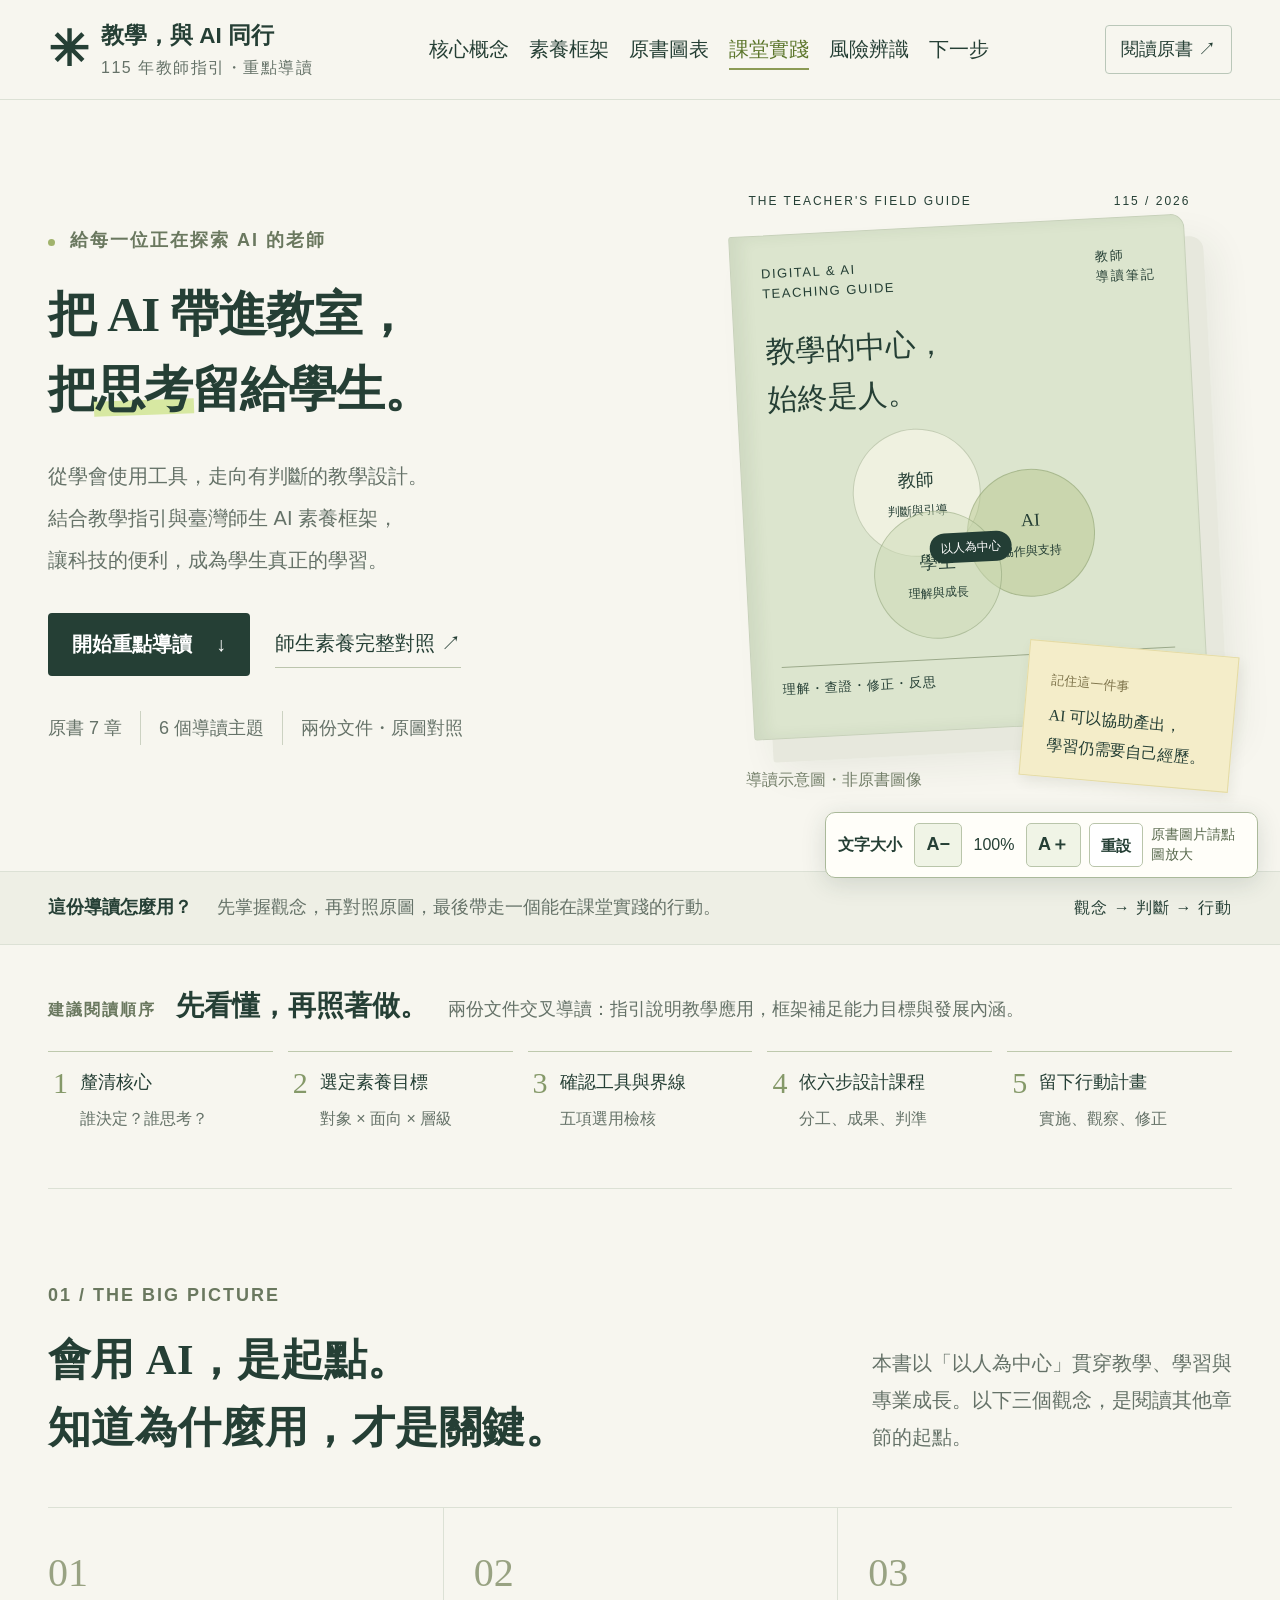
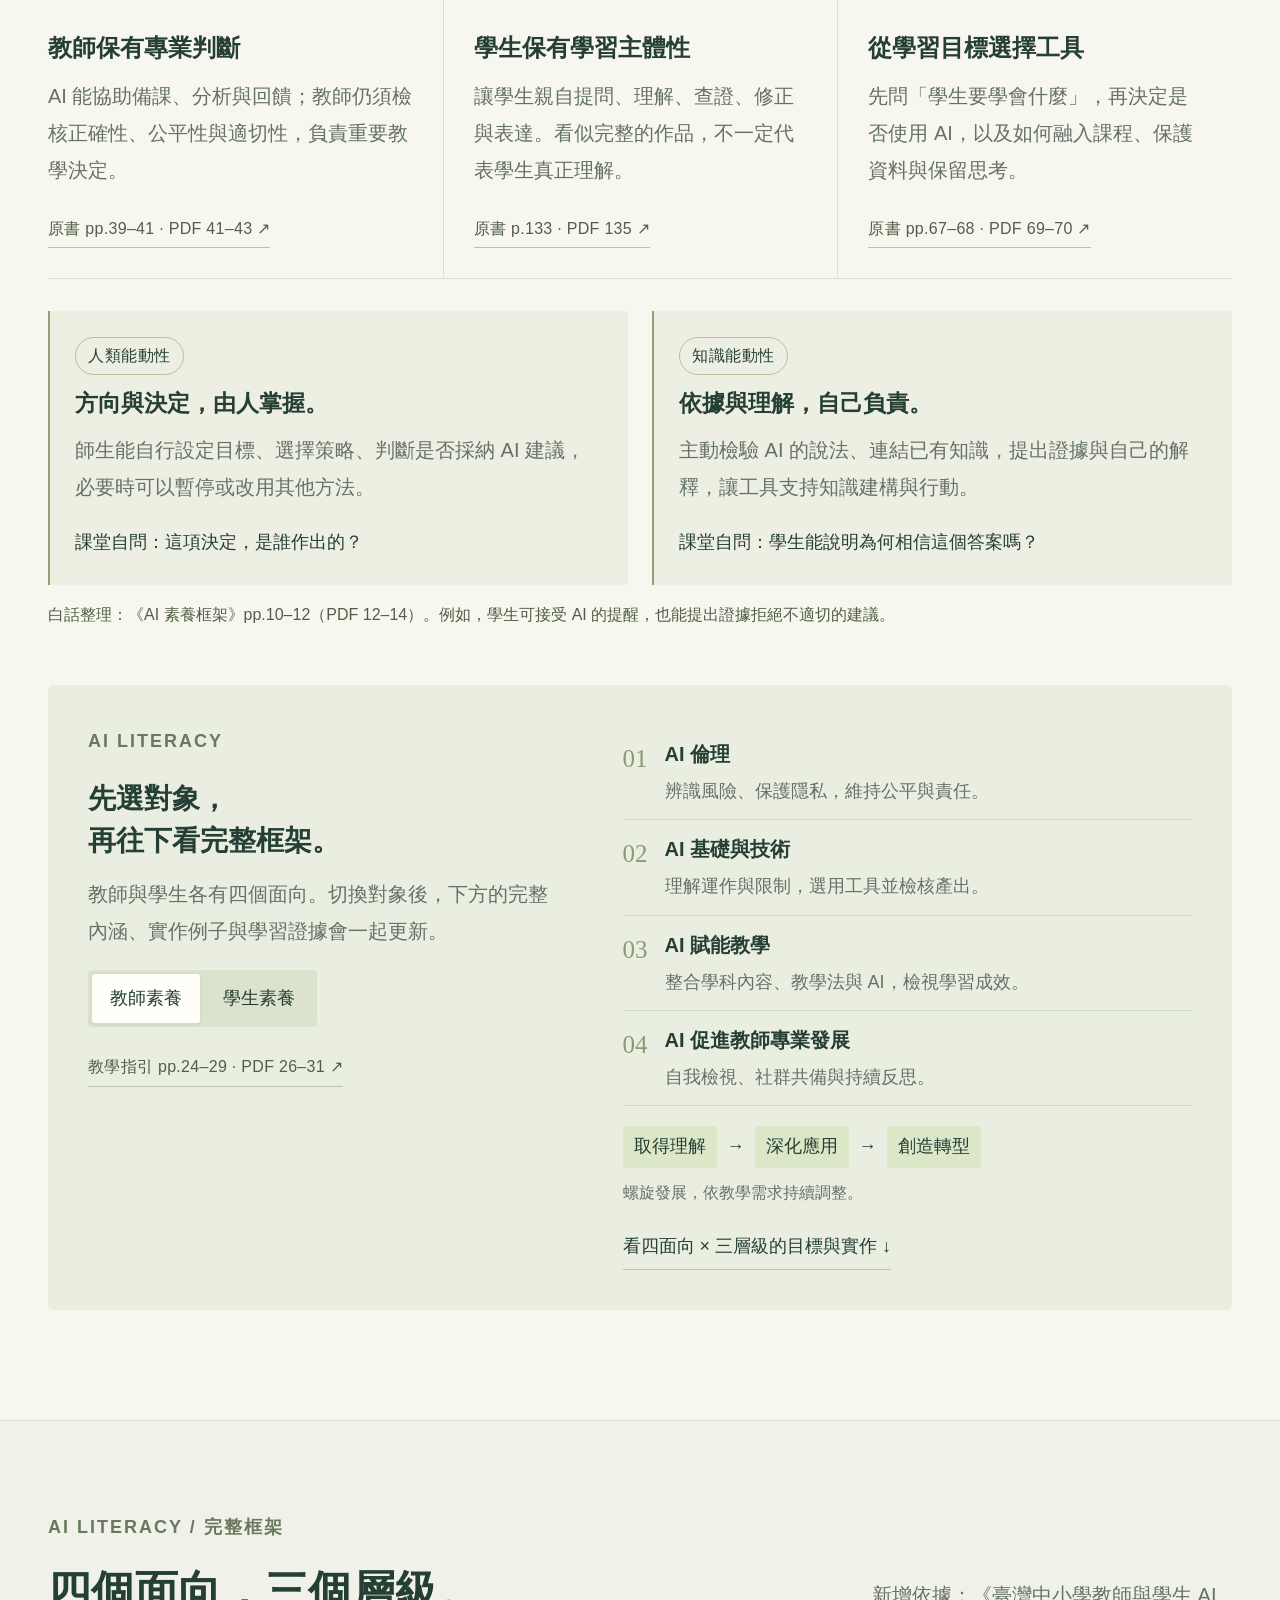
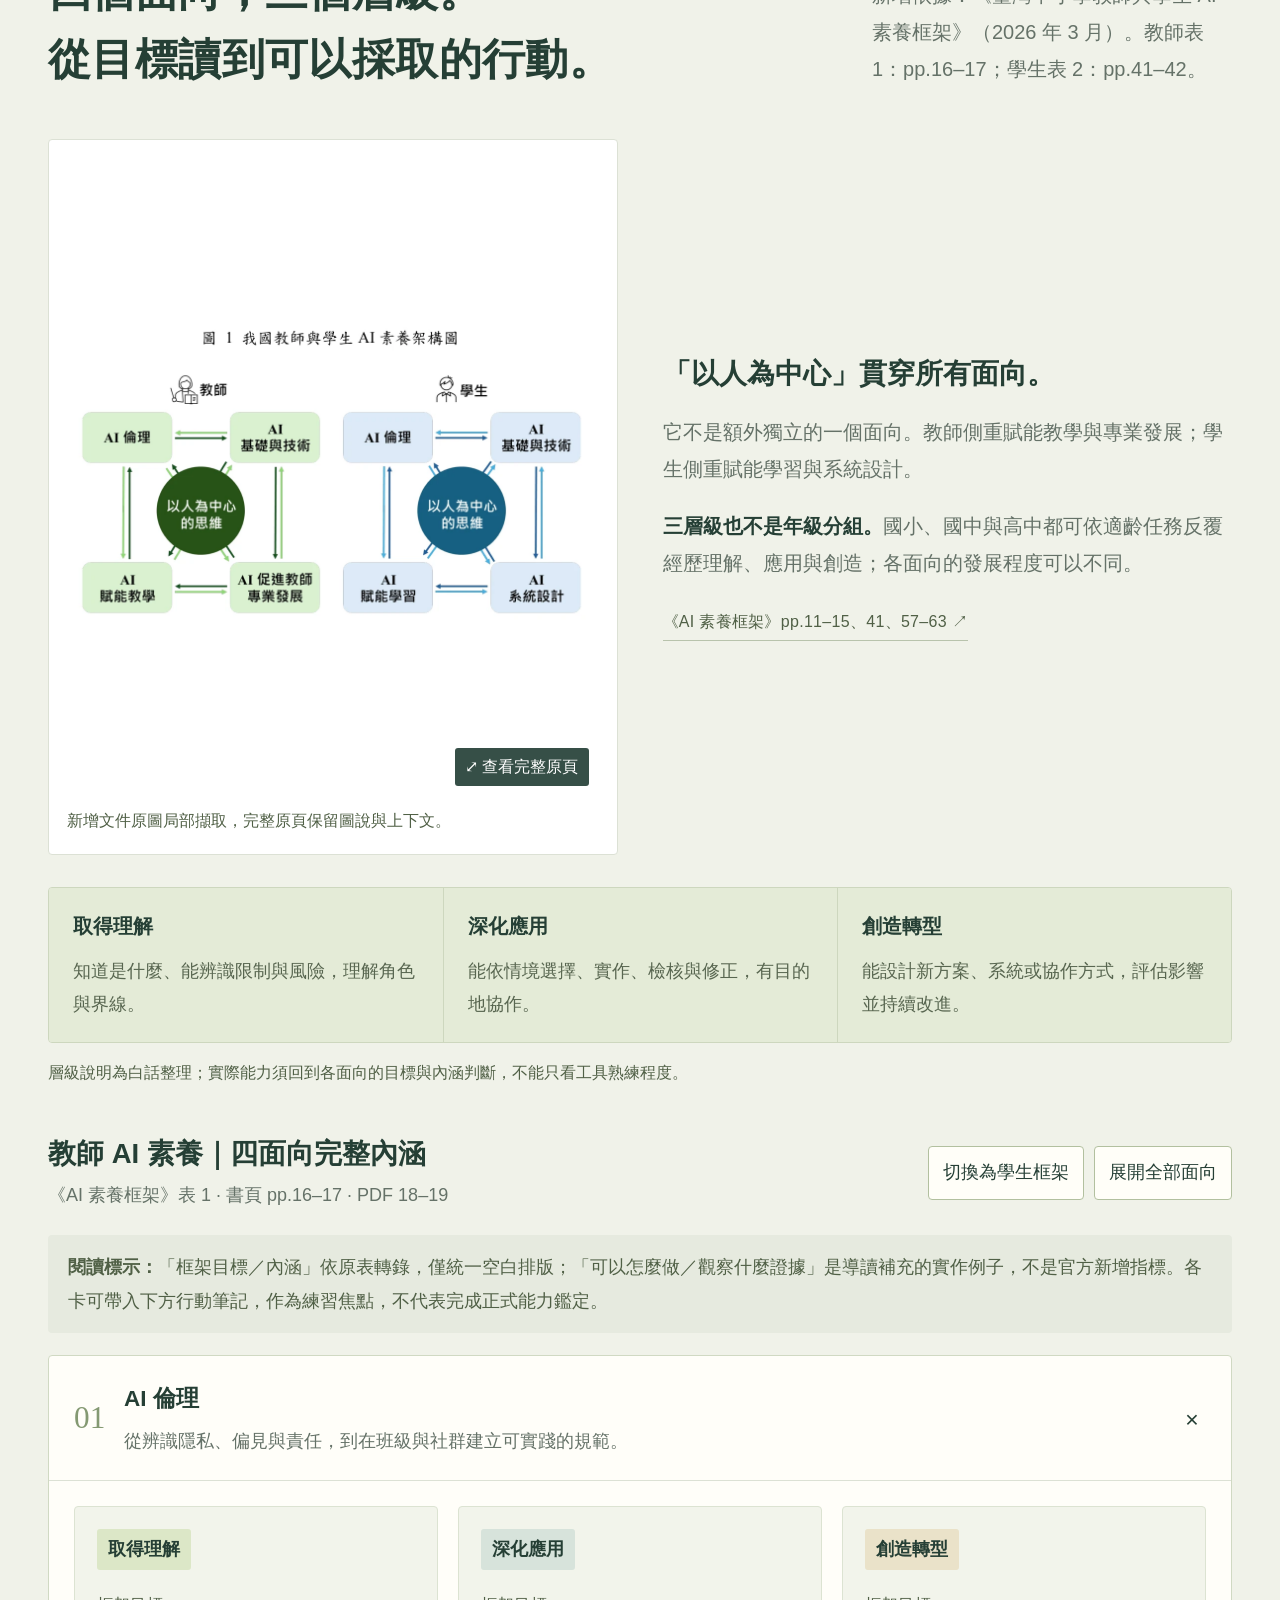
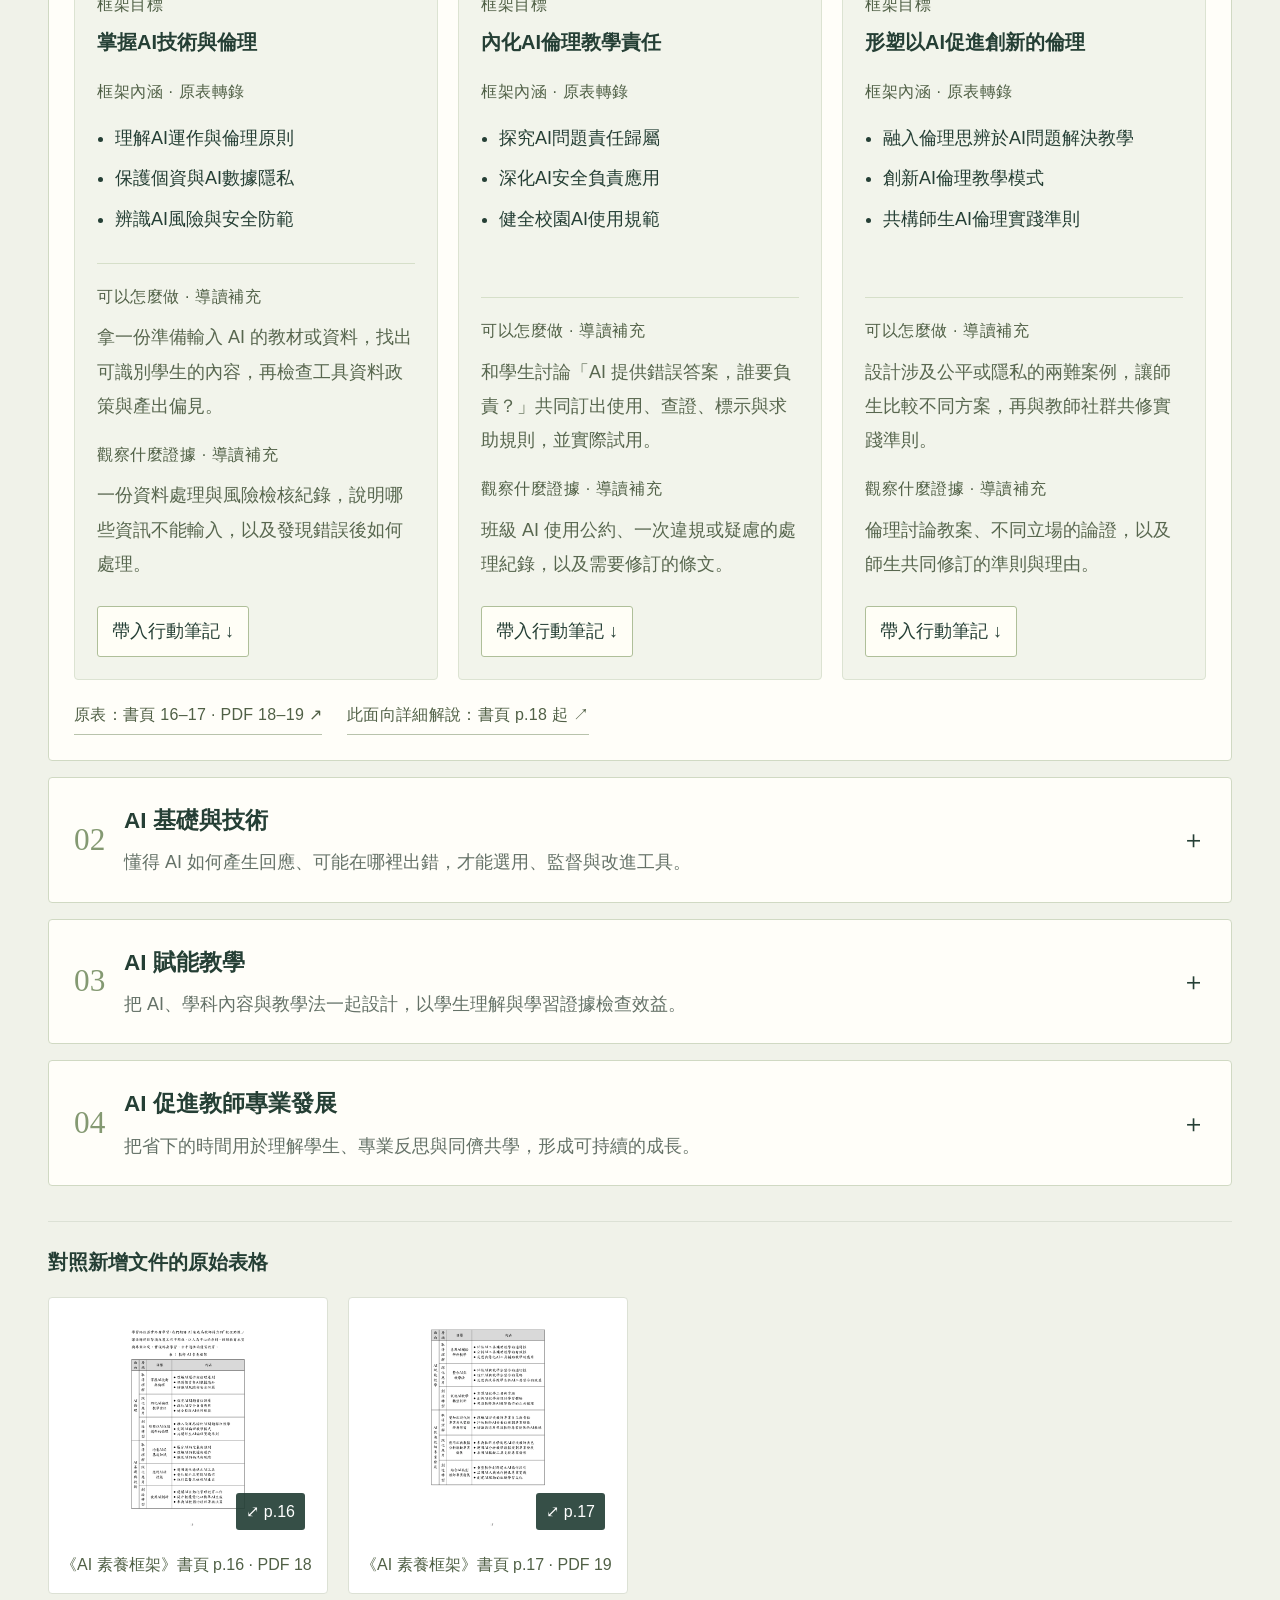
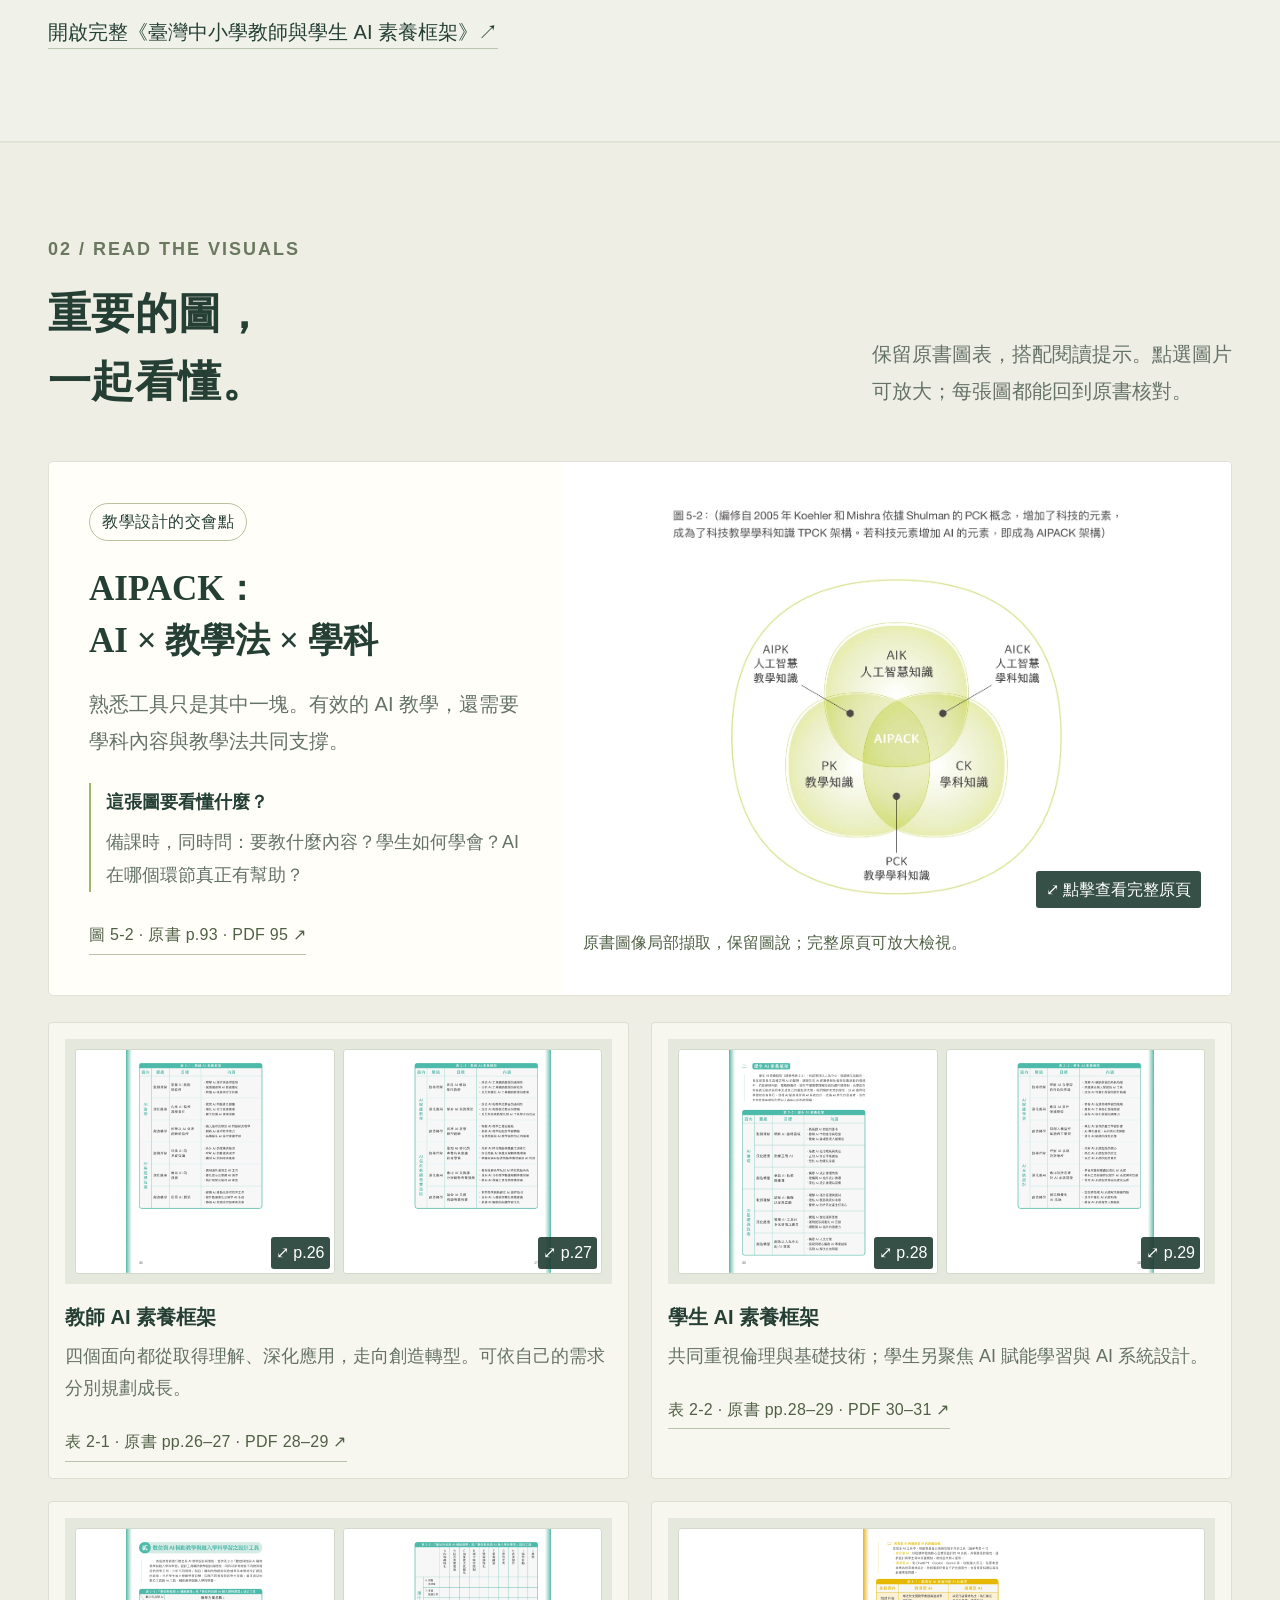
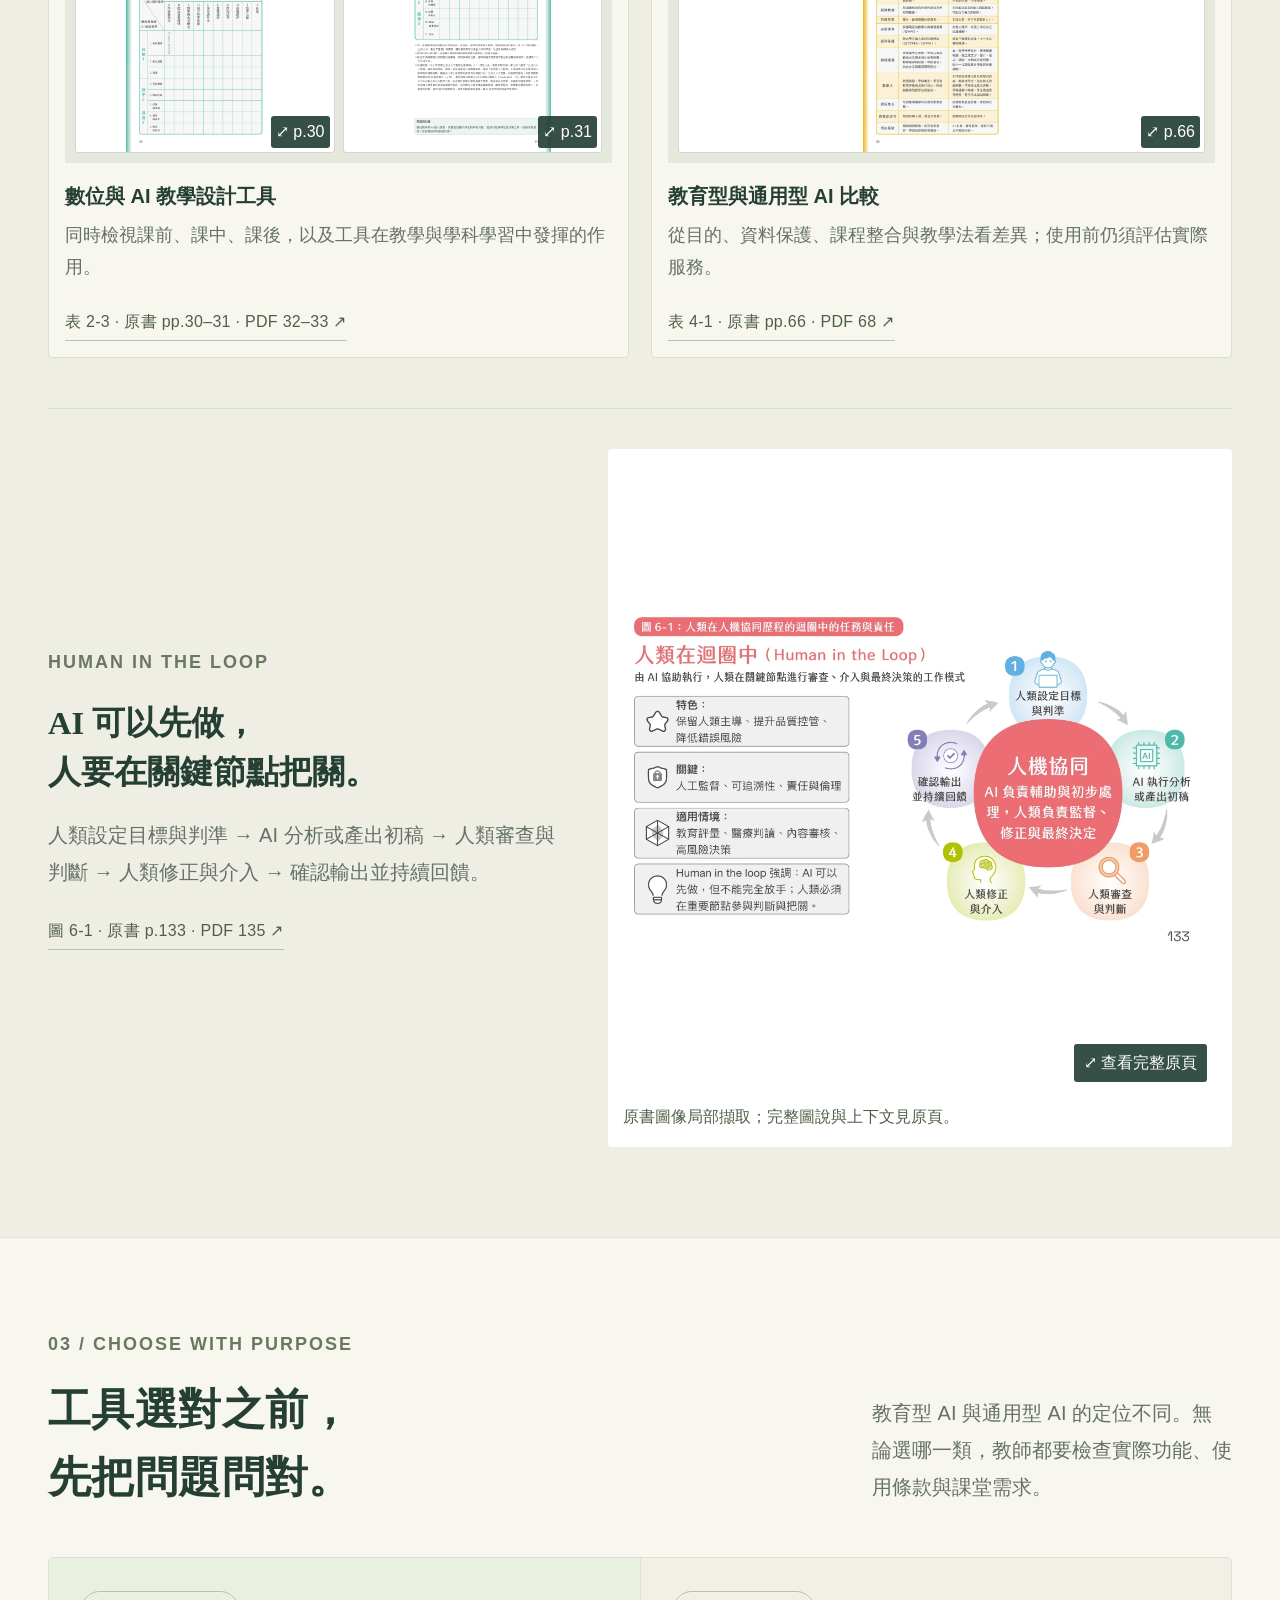
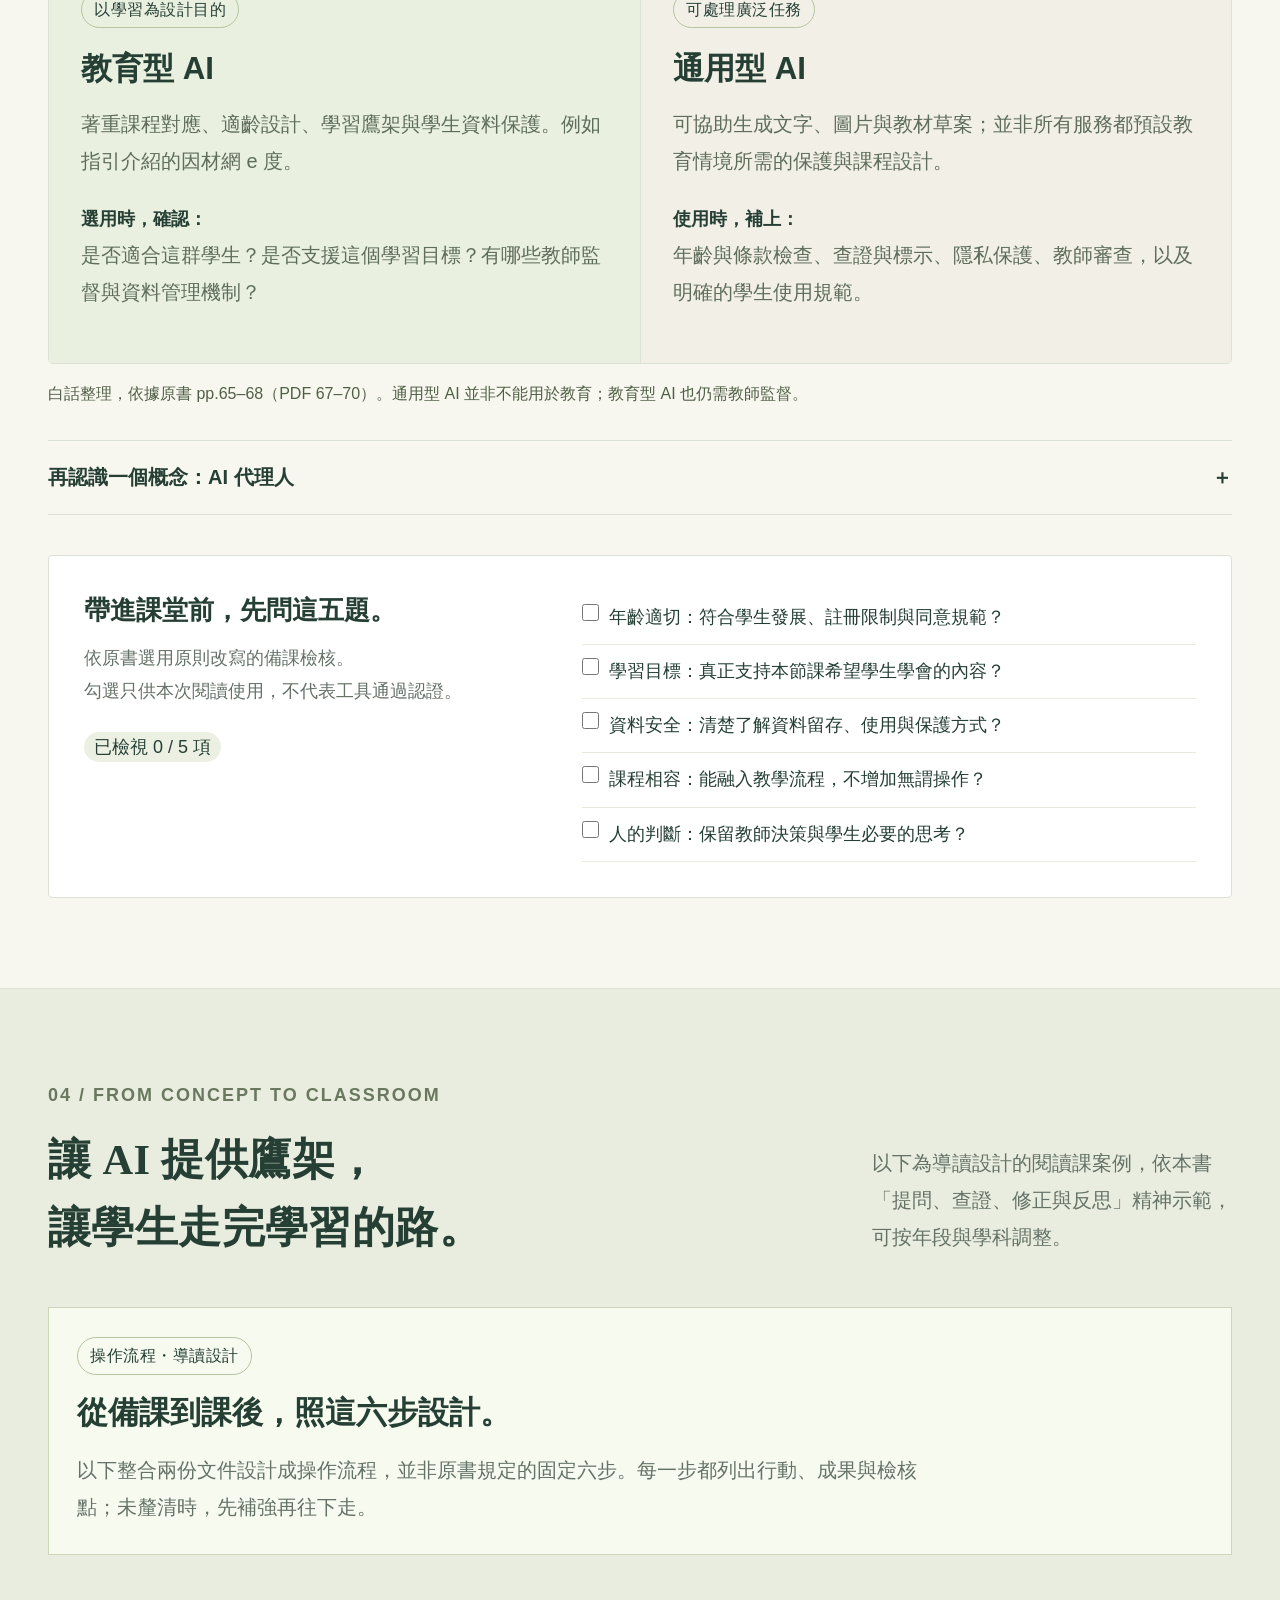
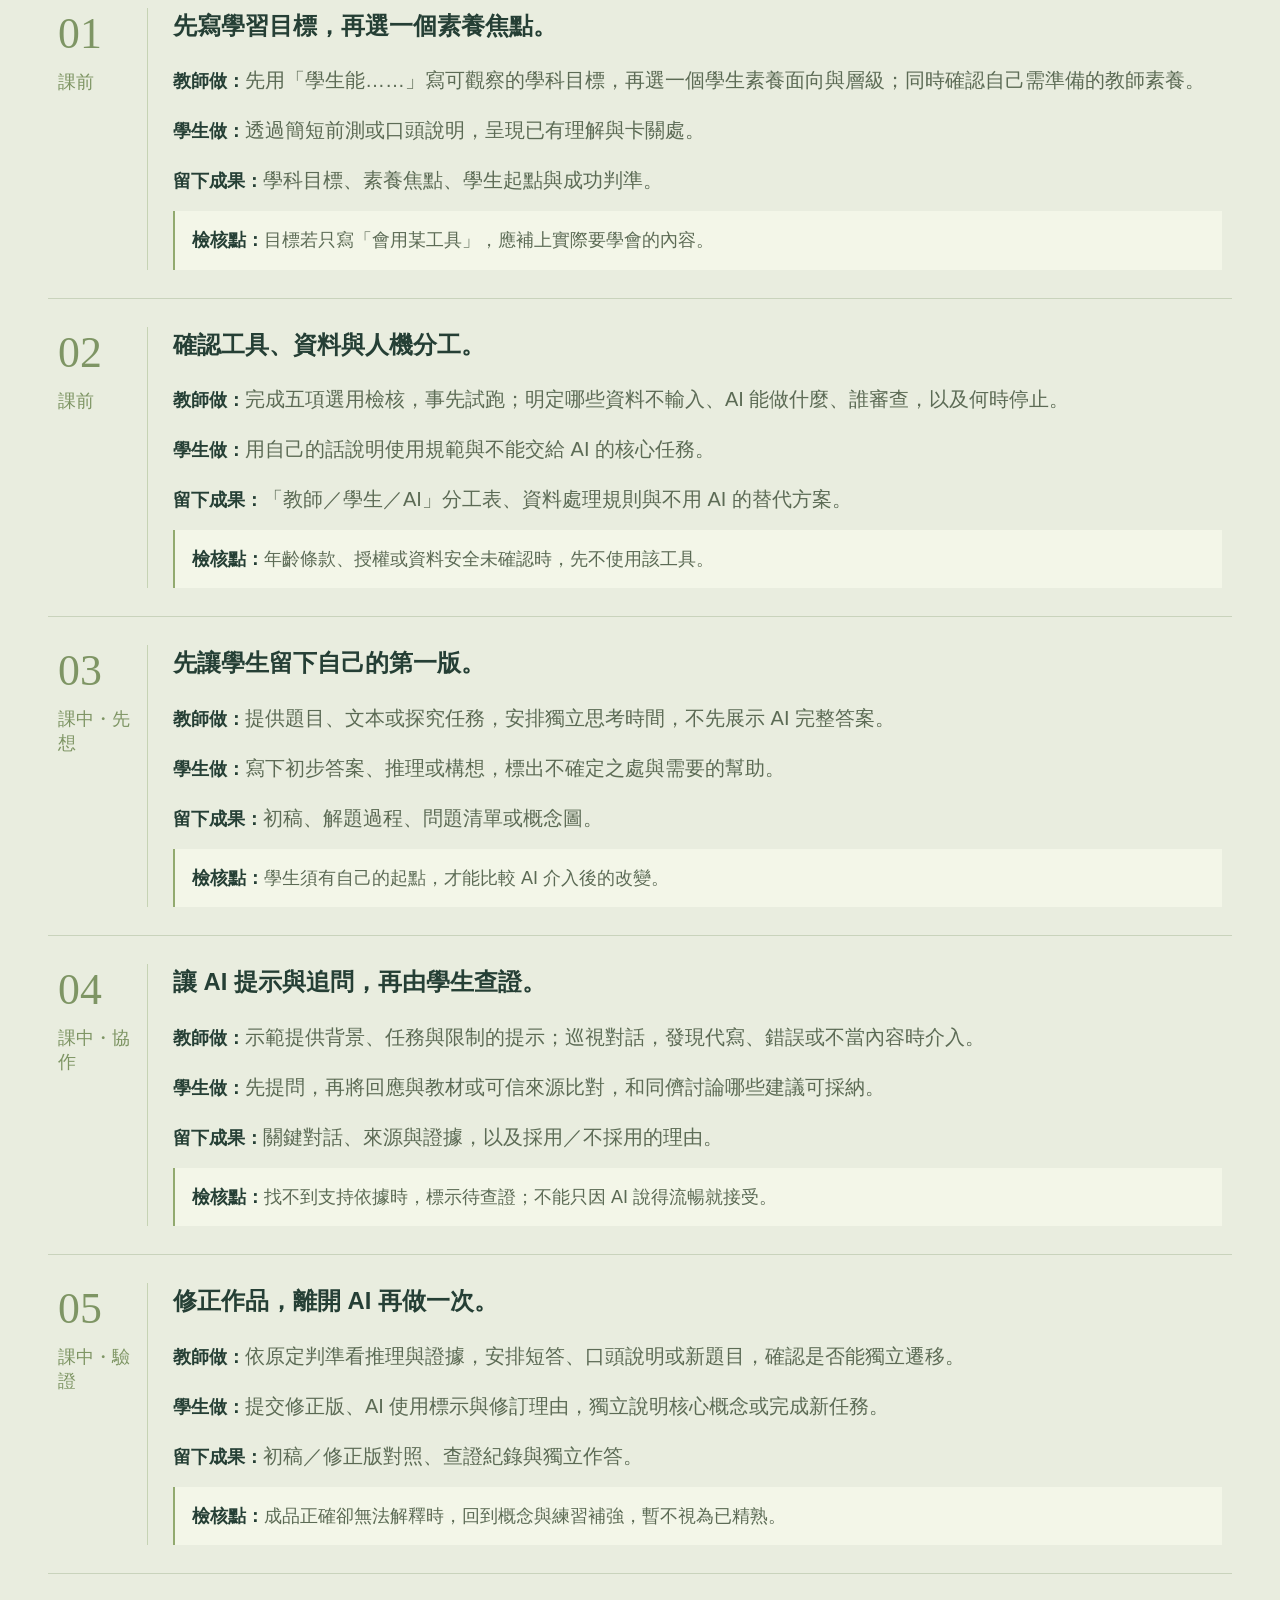
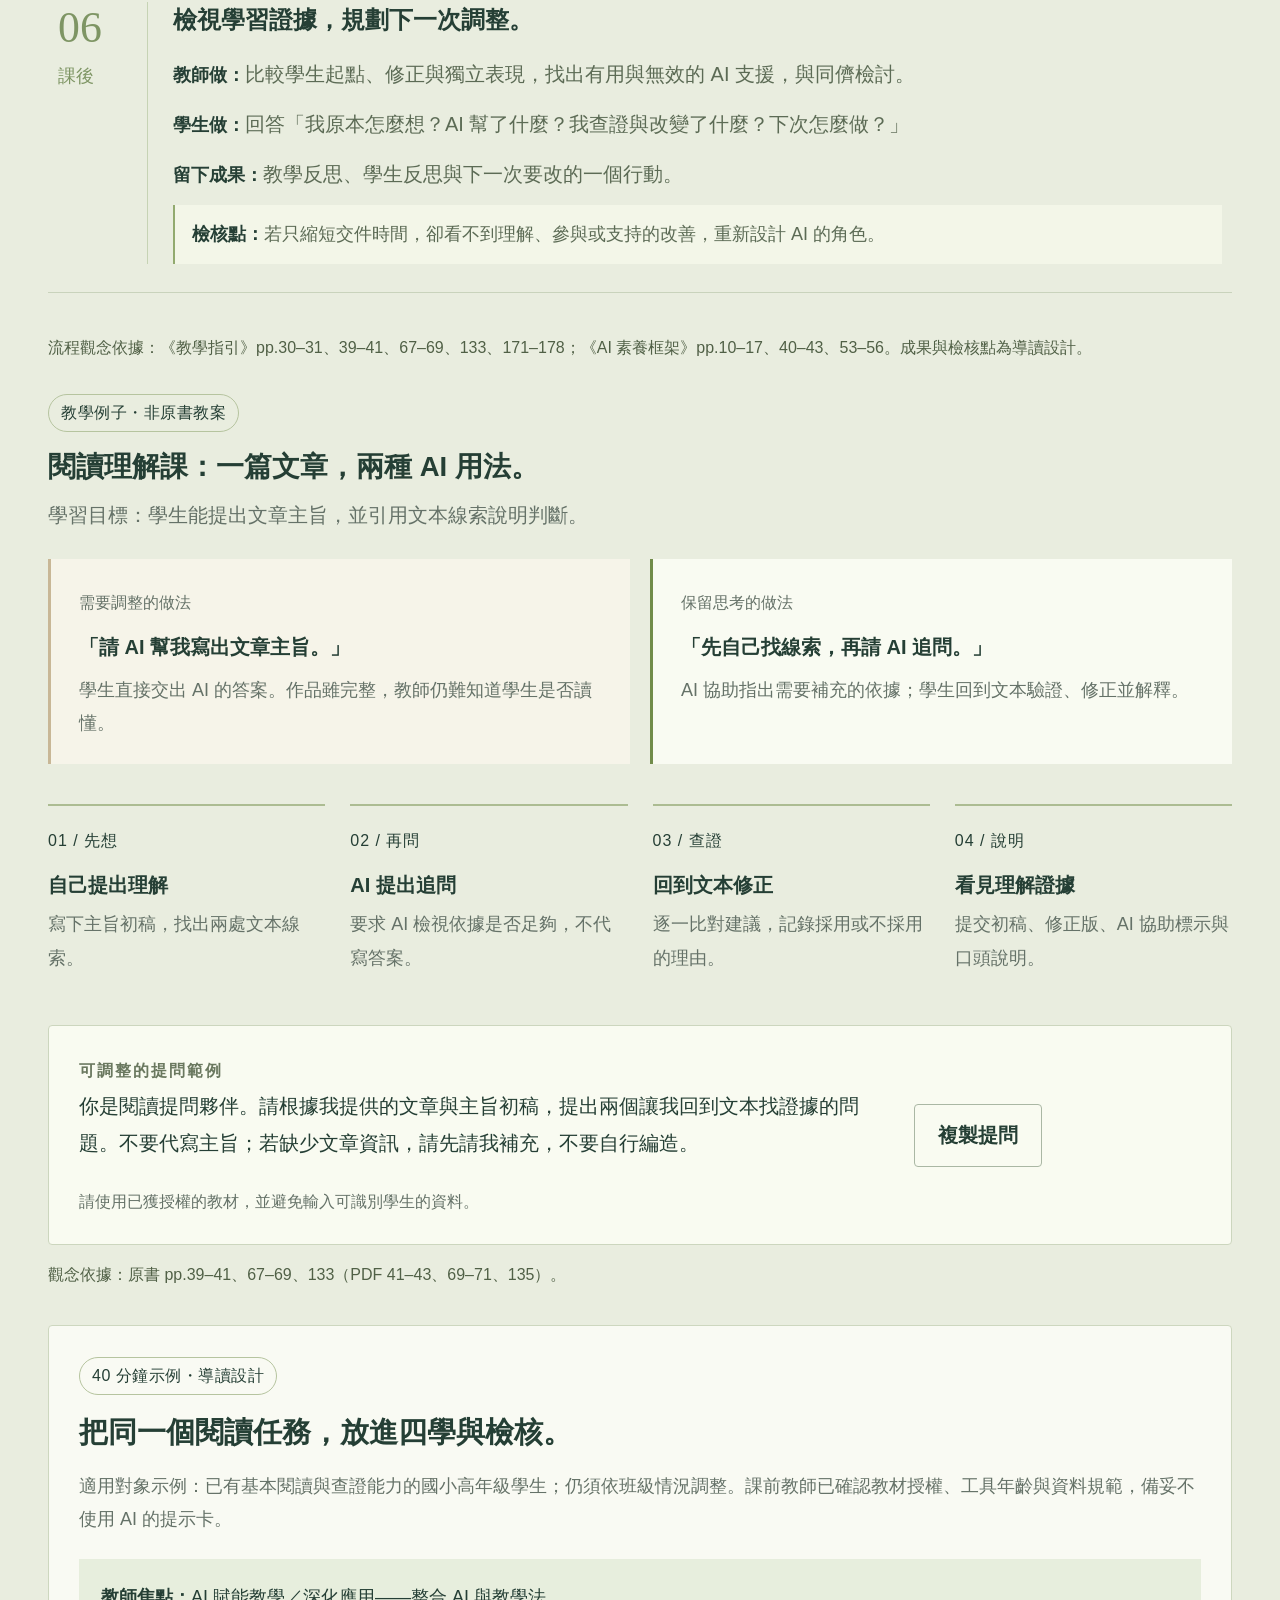
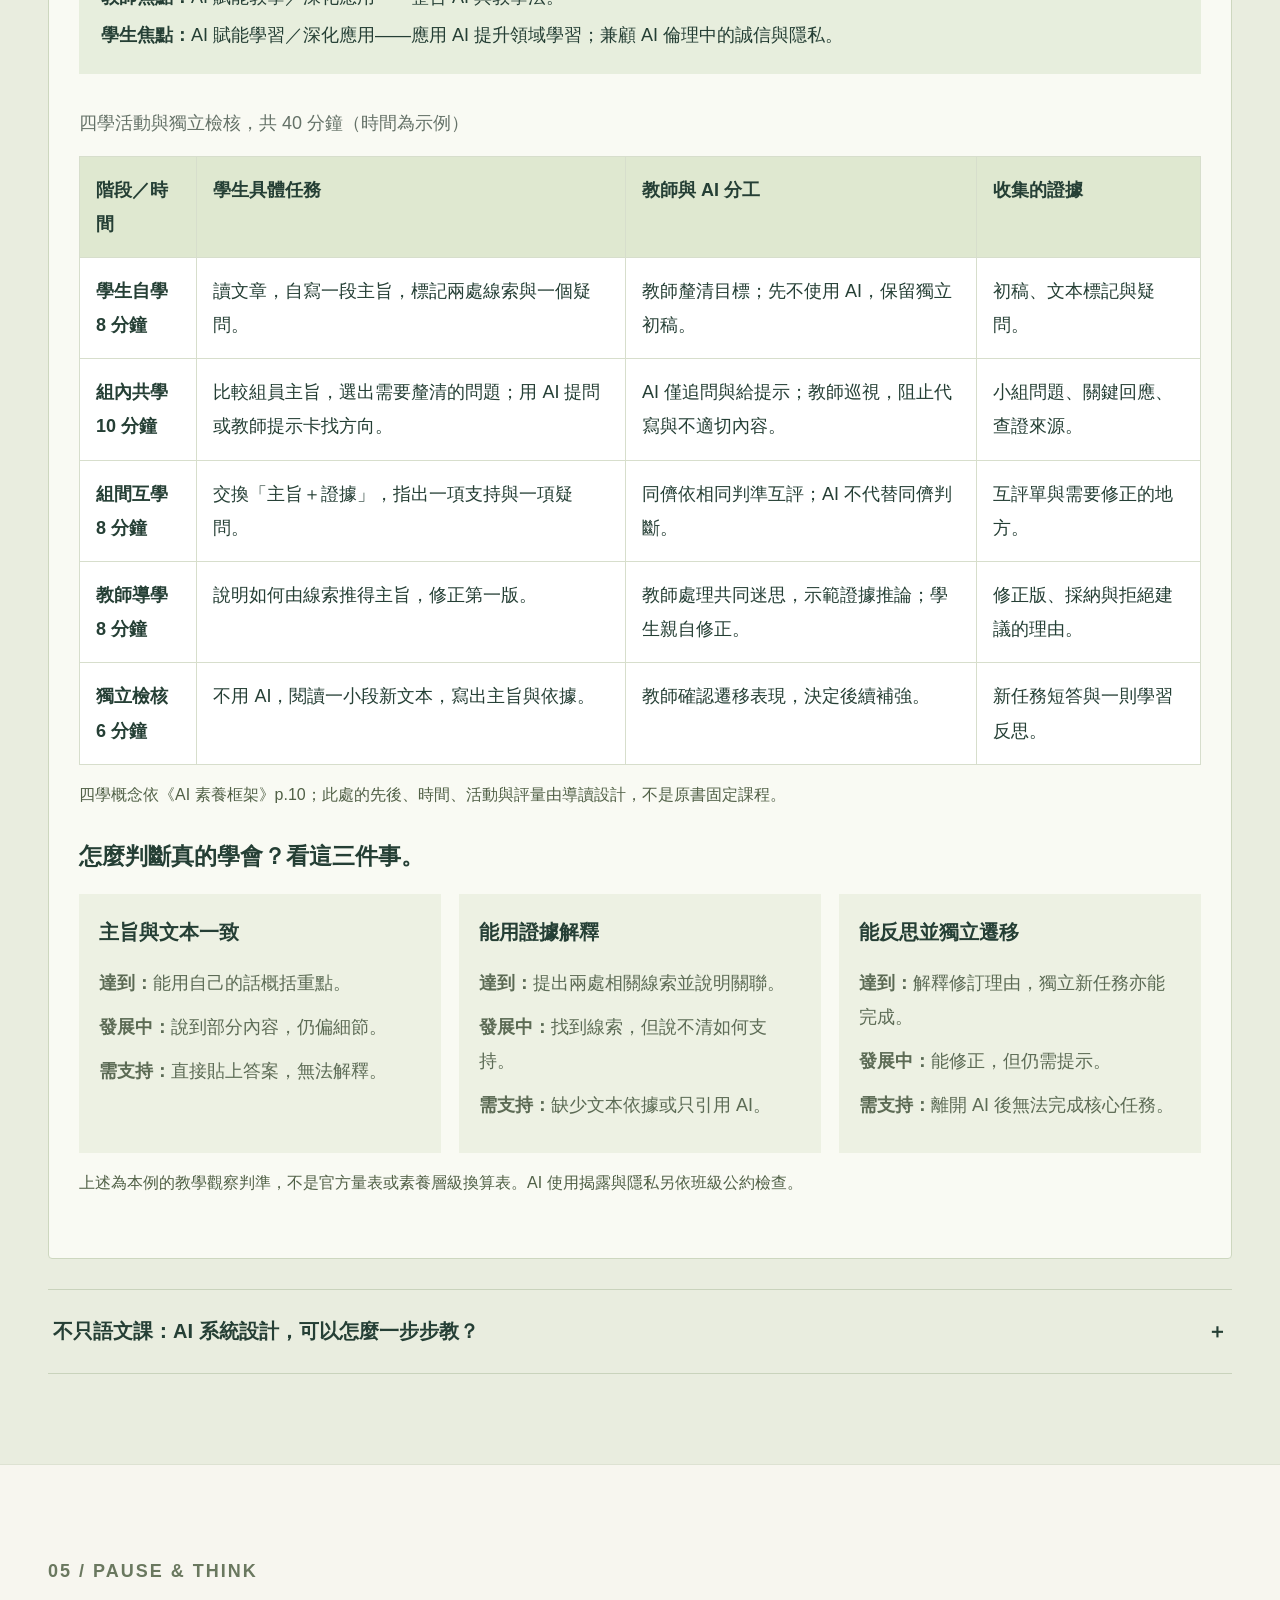
<file: index.html>
<!doctype html>
<html lang="zh-Hant"><head><meta charset="utf-8"><meta name="viewport" content="width=device-width,initial-scale=1"><meta name="theme-color" content="#233e35"><meta name="description" content="給老師的數位與 AI 教學指引導讀：核心概念、原書圖表、課堂情境與教學行動。附原書頁碼與 PDF 對照。"><title>把 AI 帶進教室，把思考留給學生｜115 教師指引導讀</title><link rel="stylesheet" href="style.css"><script src="framework-data.js" defer></script><script src="app.js" defer></script></head>
<body><a class="skip" href="#main">跳至主要內容</a><div class="progress" aria-hidden="true"><span id="read-progress"></span></div>
<header><a class="brand" href="#"><span class="brand-icon" aria-hidden="true">✳</span><span>教學，與 AI 同行<small>115 年教師指引・重點導讀</small></span></a><nav aria-label="主選單"><a href="#ideas">核心概念</a><a href="#framework">素養框架</a><a href="#figures">原書圖表</a><a href="#practice">課堂實踐</a><a href="#risks">風險辨識</a><a href="#action">下一步</a></nav><a class="header-link" href="assets/guide.pdf" target="_blank" rel="noopener">閱讀原書 ↗</a></header>
<main id="main"><section class="hero wrap"><div class="hero-text"><div class="eyebrow"><span class="dot"></span> 給每一位正在探索 AI 的老師</div><h1>把 AI 帶進教室，<br>把<span class="underline">思考</span>留給學生。</h1><p class="hero-desc">從學會使用工具，走向有判斷的教學設計。<br>結合教學指引與臺灣師生 AI 素養框架，<br class="desktop">讓科技的便利，成為學生真正的學習。</p><div class="hero-actions"><a class="button primary" href="#ideas">開始重點導讀 <span>↓</span></a><a class="text-link" href="#framework">師生素養完整對照 ↗</a></div><div class="hero-meta"><span>原書 7 章</span><span>6 個導讀主題</span><span>兩份文件・原圖對照</span></div></div><div class="hero-art"><div class="paper-label">THE TEACHER'S FIELD GUIDE <span>115 / 2026</span></div><div class="book-cover"><div class="cover-top">DIGITAL & AI<br>TEACHING GUIDE <span>教師<br>導讀筆記</span></div><div class="cover-title">教學的中心，<br>始終是人。</div><div class="orbit" aria-label="教師、AI 與學生協作示意"><div class="orb orb-one">教師<small>判斷與引導</small></div><div class="orb orb-two">AI<small>協作與支持</small></div><div class="orb orb-three">學生<small>理解與成長</small></div><span class="orbit-center">以人為中心</span></div><div class="cover-bottom">理解・查證・修正・反思 <span>↗</span></div></div><div class="paper-note"><span>記住這一件事</span><p>AI 可以協助產出，<br>學習仍需要自己經歷。</p></div><p class="illustration-note">導讀示意圖・非原書圖像</p></div></section>
<div class="intro-strip"><div class="wrap"><span>這份導讀怎麼用？</span><p>先掌握觀念，再對照原圖，最後帶走一個能在課堂實踐的行動。</p><span class="strip-arrow" aria-hidden="true">觀念 → 判斷 → 行動</span></div></div>
<section class="reading-route wrap" aria-labelledby="route-heading"><div><span class="eyebrow">建議閱讀順序</span><h2 id="route-heading">先看懂，再照著做。</h2><p>兩份文件交叉導讀：指引說明教學應用，框架補足能力目標與發展內涵。</p></div><ol><li><a href="#ideas"><b>1</b><span>釐清核心<span class="route-small">誰決定？誰思考？</span></span></a></li><li><a href="#framework"><b>2</b><span>選定素養目標<span class="route-small">對象 × 面向 × 層級</span></span></a></li><li><a href="#tools"><b>3</b><span>確認工具與界線<span class="route-small">五項選用檢核</span></span></a></li><li><a href="#practice"><b>4</b><span>依六步設計課程<span class="route-small">分工、成果、判準</span></span></a></li><li><a href="#action"><b>5</b><span>留下行動計畫<span class="route-small">實施、觀察、修正</span></span></a></li></ol></section><section id="ideas" class="section wrap"><div class="section-heading"><div><div class="eyebrow">01 / THE BIG PICTURE</div><h2>會用 AI，是起點。<br>知道為什麼用，才是關鍵。</h2></div><p>本書以「以人為中心」貫穿教學、學習與專業成長。以下三個觀念，是閱讀其他章節的起點。</p></div><div class="ideas-grid"><article><span class="idea-num">01</span><h3>教師保有專業判斷</h3><p>AI 能協助備課、分析與回饋；教師仍須檢核正確性、公平性與適切性，負責重要教學決定。</p><a class="source" href="assets/guide.pdf#page=41" target="_blank" rel="noopener">原書 pp.39–41 · PDF 41–43 ↗</a></article><article><span class="idea-num">02</span><h3>學生保有學習主體性</h3><p>讓學生親自提問、理解、查證、修正與表達。看似完整的作品，不一定代表學生真正理解。</p><a class="source" href="assets/guide.pdf#page=135" target="_blank" rel="noopener">原書 p.133 · PDF 135 ↗</a></article><article><span class="idea-num">03</span><h3>從學習目標選擇工具</h3><p>先問「學生要學會什麼」，再決定是否使用 AI，以及如何融入課程、保護資料與保留思考。</p><a class="source" href="assets/guide.pdf#page=69" target="_blank" rel="noopener">原書 pp.67–68 · PDF 69–70 ↗</a></article></div>
<div class="agency-grid"><article><span class="tag">人類能動性</span><h3>方向與決定，由人掌握。</h3><p>師生能自行設定目標、選擇策略、判斷是否採納 AI 建議，必要時可以暫停或改用其他方法。</p><p class="question-line">課堂自問：這項決定，是誰作出的？</p></article><article><span class="tag">知識能動性</span><h3>依據與理解，自己負責。</h3><p>主動檢驗 AI 的說法、連結已有知識，提出證據與自己的解釋，讓工具支持知識建構與行動。</p><p class="question-line">課堂自問：學生能說明為何相信這個答案嗎？</p></article></div><p class="source-line">白話整理：《AI 素養框架》pp.10–12（PDF 12–14）。例如，學生可接受 AI 的提醒，也能提出證據拒絕不適切的建議。</p><div class="framework"><div class="framework-side"><div class="eyebrow">AI LITERACY</div><h3>先選對象，<br>再往下看完整框架。</h3><p>教師與學生各有四個面向。切換對象後，下方的完整內涵、實作例子與學習證據會一起更新。</p><div class="tablist" role="tablist" aria-label="AI 素養對象"><button id="teacher-tab" role="tab" aria-selected="true" aria-controls="literacy-panel" data-tab="teacher">教師素養</button><button id="student-tab" role="tab" aria-selected="false" aria-controls="literacy-panel" data-tab="student" tabindex="-1">學生素養</button></div><a class="source" href="assets/guide.pdf#page=26" target="_blank" rel="noopener">教學指引 pp.24–29 · PDF 26–31 ↗</a></div><div id="literacy-panel" role="tabpanel" aria-labelledby="teacher-tab"><div id="literacy-items"></div><div class="levels"><span>取得理解</span><i>→</i><span>深化應用</span><i>→</i><span>創造轉型</span></div><small>螺旋發展，依教學需求持續調整。</small><a class="text-link framework-jump" href="#framework">看四面向 × 三層級的目標與實作 ↓</a></div></div><p class="editorial-note"></p></section>
<section id="framework" class="section framework-section"><div class="wrap"><div class="section-heading"><div><div class="eyebrow">AI LITERACY / 完整框架</div><h2>四個面向，三個層級。<br>從目標讀到可以採取的行動。</h2></div><p>新增依據：《臺灣中小學教師與學生 AI 素養框架》（2026 年 3 月）。教師表 1：pp.16–17；學生表 2：pp.41–42。</p></div><div class="framework-overview"><figure><button class="figure-open" data-image="assets/framework-14.webp" data-caption="《AI 素養框架》圖 1｜我國教師與學生 AI 素養架構圖｜書頁 p.12 · PDF 14" aria-label="放大師生AI素養架構原圖"><img src="assets/framework-overview.webp" alt="原框架圖1：教師與學生皆以人為中心，並各發展四個素養面向" loading="lazy" width="1075" height="638"><span class="zoom-label">⤢ 查看完整原頁</span></button><figcaption>新增文件原圖局部擷取，完整原頁保留圖說與上下文。</figcaption></figure><div><h3>「以人為中心」貫穿所有面向。</h3><p>它不是額外獨立的一個面向。教師側重賦能教學與專業發展；學生側重賦能學習與系統設計。</p><p><strong>三層級也不是年級分組。</strong>國小、國中與高中都可依適齡任務反覆經歷理解、應用與創造；各面向的發展程度可以不同。</p><a class="source" href="assets/framework.pdf#page=13" target="_blank" rel="noopener">《AI 素養框架》pp.11–15、41、57–63 ↗</a></div></div><div class="level-guide"><article><span>取得理解</span><p>知道是什麼、能辨識限制與風險，理解角色與界線。</p></article><article><span>深化應用</span><p>能依情境選擇、實作、檢核與修正，有目的地協作。</p></article><article><span>創造轉型</span><p>能設計新方案、系統或協作方式，評估影響並持續改進。</p></article></div><p class="source-line">層級說明為白話整理；實際能力須回到各面向的目標與內涵判斷，不能只看工具熟練程度。</p><div class="framework-toolbar"><div><h3 id="framework-title">教師 AI 素養｜四面向完整內涵</h3><p id="framework-source"></p></div><div class="framework-controls"><button class="mini-button" type="button" id="switch-framework">切換為學生框架</button><button class="mini-button" type="button" id="expand-framework" aria-controls="framework-details">展開全部面向</button></div></div><p class="transcription-note"><strong>閱讀標示：</strong>「框架目標／內涵」依原表轉錄，僅統一空白排版；「可以怎麼做／觀察什麼證據」是導讀補充的實作例子，不是官方新增指標。各卡可帶入下方行動筆記，作為練習焦點，不代表完成正式能力鑑定。</p><div id="framework-details"></div><div class="framework-originals"><h3>對照新增文件的原始表格</h3><div id="framework-original-pages"></div><a class="text-link" href="assets/framework.pdf" target="_blank" rel="noopener">開啟完整《臺灣中小學教師與學生 AI 素養框架》↗</a></div></div></section><section id="figures" class="section figures-section"><div class="wrap"><div class="section-heading"><div><div class="eyebrow">02 / READ THE VISUALS</div><h2>重要的圖，<br>一起看懂。</h2></div><p>保留原書圖表，搭配閱讀提示。點選圖片可放大；每張圖都能回到原書核對。</p></div><div class="feature-figure"><div class="feature-copy"><span class="tag">教學設計的交會點</span><h3>AIPACK：<br>AI × 教學法 × 學科</h3><p>熟悉工具只是其中一塊。有效的 AI 教學，還需要學科內容與教學法共同支撐。</p><div class="takeaway"><strong>這張圖要看懂什麼？</strong><p>備課時，同時問：要教什麼內容？學生如何學會？AI 在哪個環節真正有幫助？</p></div><a class="source" href="assets/guide.pdf#page=95" target="_blank" rel="noopener">圖 5-2 · 原書 p.93 · PDF 95 ↗</a></div><figure><button class="figure-open" data-image="assets/page-95.webp" data-caption="圖 5-2｜AIPACK 架構｜原書 p.93 · PDF 95" aria-label="放大圖 5-2 AIPACK 架構"><img src="assets/aipack.webp" alt="原書圖5-2：AI知識、教學知識與學科知識的交會形成AIPACK，包含AIPK、AICK與PCK" width="1063" height="945" loading="lazy"><span class="zoom-label">⤢ 點擊查看完整原頁</span></button><figcaption>原書圖像局部擷取，保留圖說；完整原頁可放大檢視。</figcaption></figure></div><div class="gallery" id="gallery"></div><div class="human-feature"><div><div class="eyebrow">HUMAN IN THE LOOP</div><h3>AI 可以先做，<br>人要在關鍵節點把關。</h3><p>人類設定目標與判準 → AI 分析或產出初稿 → 人類審查與判斷 → 人類修正與介入 → 確認輸出並持續回饋。</p><a class="source" href="assets/guide.pdf#page=135" target="_blank" rel="noopener">圖 6-1 · 原書 p.133 · PDF 135 ↗</a></div><figure><button class="figure-open" data-image="assets/page-135.webp" data-caption="圖 6-1｜人類在人機協同歷程的迴圈中的任務與責任｜原書 p.133 · PDF 135" aria-label="放大圖6-1人機協作責任圖"><img src="assets/human-loop.webp" alt="原書圖6-1：人機協同的五個步驟與人類監督、修正、最終決定的責任" loading="lazy" width="1075" height="628"><span class="zoom-label">⤢ 查看完整原頁</span></button><figcaption>原書圖像局部擷取；完整圖說與上下文見原頁。</figcaption></figure></div></div></section>
<section id="tools" class="section wrap"><div class="section-heading"><div><div class="eyebrow">03 / CHOOSE WITH PURPOSE</div><h2>工具選對之前，<br>先把問題問對。</h2></div><p>教育型 AI 與通用型 AI 的定位不同。無論選哪一類，教師都要檢查實際功能、使用條款與課堂需求。</p></div><div class="comparison"><article><span class="tag">以學習為設計目的</span><h3>教育型 AI</h3><p>著重課程對應、適齡設計、學習鷹架與學生資料保護。例如指引介紹的因材網 e 度。</p><strong>選用時，確認：</strong><p>是否適合這群學生？是否支援這個學習目標？有哪些教師監督與資料管理機制？</p></article><article><span class="tag light">可處理廣泛任務</span><h3>通用型 AI</h3><p>可協助生成文字、圖片與教材草案；並非所有服務都預設教育情境所需的保護與課程設計。</p><strong>使用時，補上：</strong><p>年齡與條款檢查、查證與標示、隱私保護、教師審查，以及明確的學生使用規範。</p></article></div><p class="source-line">白話整理，依據原書 pp.65–68（PDF 67–70）。通用型 AI 並非不能用於教育；教育型 AI 也仍需教師監督。</p><details class="agent-note"><summary><span>再認識一個概念：AI 代理人</span><span aria-hidden="true">＋</span></summary><div><p>生成式 AI 常依提示產出內容；具代理式能力的 AI，還能在設定的目標、規則與權限內規劃步驟、使用工具、執行並調整多步驟任務。</p><p><strong>使用前說清楚邊界，使用中查看過程，使用後複核結果。</strong>涉及學生權益、評量或輔導的重要決定，仍由教師負責。</p><a class="source" href="assets/guide.pdf#page=41" target="_blank" rel="noopener">原書 pp.39–41 · PDF 41–43 ↗</a></div></details><div class="checklist"><div><h3>帶進課堂前，先問這五題。</h3><p>依原書選用原則改寫的備課檢核。<br>勾選只供本次閱讀使用，不代表工具通過認證。</p><output id="check-count" aria-live="polite">已檢視 0 / 5 項</output></div><div id="tool-checks"><label><input type="checkbox"> <span>年齡適切：符合學生發展、註冊限制與同意規範？</span></label><label><input type="checkbox"> <span>學習目標：真正支持本節課希望學生學會的內容？</span></label><label><input type="checkbox"> <span>資料安全：清楚了解資料留存、使用與保護方式？</span></label><label><input type="checkbox"> <span>課程相容：能融入教學流程，不增加無謂操作？</span></label><label><input type="checkbox"> <span>人的判斷：保留教師決策與學生必要的思考？</span></label></div></div></section>
<section id="practice" class="section practice-section"><div class="wrap"><div class="section-heading"><div><div class="eyebrow">04 / FROM CONCEPT TO CLASSROOM</div><h2>讓 AI 提供鷹架，<br>讓學生走完學習的路。</h2></div><p>以下為導讀設計的閱讀課案例，依本書「提問、查證、修正與反思」精神示範，可按年段與學科調整。</p></div><div class="protocol-intro"><span class="tag">操作流程・導讀設計</span><h3>從備課到課後，照這六步設計。</h3><p>以下整合兩份文件設計成操作流程，並非原書規定的固定六步。每一步都列出行動、成果與檢核點；未釐清時，先補強再往下走。</p></div><ol class="teaching-protocol">
<li><div class="protocol-number">01<span>課前</span></div><div><h4>先寫學習目標，再選一個素養焦點。</h4><p><b>教師做：</b>先用「學生能……」寫可觀察的學科目標，再選一個學生素養面向與層級；同時確認自己需準備的教師素養。</p><p><b>學生做：</b>透過簡短前測或口頭說明，呈現已有理解與卡關處。</p><p><b>留下成果：</b>學科目標、素養焦點、學生起點與成功判準。</p><p class="gate"><b>檢核點：</b>目標若只寫「會用某工具」，應補上實際要學會的內容。</p></div></li>
<li><div class="protocol-number">02<span>課前</span></div><div><h4>確認工具、資料與人機分工。</h4><p><b>教師做：</b>完成五項選用檢核，事先試跑；明定哪些資料不輸入、AI 能做什麼、誰審查，以及何時停止。</p><p><b>學生做：</b>用自己的話說明使用規範與不能交給 AI 的核心任務。</p><p><b>留下成果：</b>「教師／學生／AI」分工表、資料處理規則與不用 AI 的替代方案。</p><p class="gate"><b>檢核點：</b>年齡條款、授權或資料安全未確認時，先不使用該工具。</p></div></li>
<li><div class="protocol-number">03<span>課中・先想</span></div><div><h4>先讓學生留下自己的第一版。</h4><p><b>教師做：</b>提供題目、文本或探究任務，安排獨立思考時間，不先展示 AI 完整答案。</p><p><b>學生做：</b>寫下初步答案、推理或構想，標出不確定之處與需要的幫助。</p><p><b>留下成果：</b>初稿、解題過程、問題清單或概念圖。</p><p class="gate"><b>檢核點：</b>學生須有自己的起點，才能比較 AI 介入後的改變。</p></div></li>
<li><div class="protocol-number">04<span>課中・協作</span></div><div><h4>讓 AI 提示與追問，再由學生查證。</h4><p><b>教師做：</b>示範提供背景、任務與限制的提示；巡視對話，發現代寫、錯誤或不當內容時介入。</p><p><b>學生做：</b>先提問，再將回應與教材或可信來源比對，和同儕討論哪些建議可採納。</p><p><b>留下成果：</b>關鍵對話、來源與證據，以及採用／不採用的理由。</p><p class="gate"><b>檢核點：</b>找不到支持依據時，標示待查證；不能只因 AI 說得流暢就接受。</p></div></li>
<li><div class="protocol-number">05<span>課中・驗證</span></div><div><h4>修正作品，離開 AI 再做一次。</h4><p><b>教師做：</b>依原定判準看推理與證據，安排短答、口頭說明或新題目，確認是否能獨立遷移。</p><p><b>學生做：</b>提交修正版、AI 使用標示與修訂理由，獨立說明核心概念或完成新任務。</p><p><b>留下成果：</b>初稿／修正版對照、查證紀錄與獨立作答。</p><p class="gate"><b>檢核點：</b>成品正確卻無法解釋時，回到概念與練習補強，暫不視為已精熟。</p></div></li>
<li><div class="protocol-number">06<span>課後</span></div><div><h4>檢視學習證據，規劃下一次調整。</h4><p><b>教師做：</b>比較學生起點、修正與獨立表現，找出有用與無效的 AI 支援，與同儕檢討。</p><p><b>學生做：</b>回答「我原本怎麼想？AI 幫了什麼？我查證與改變了什麼？下次怎麼做？」</p><p><b>留下成果：</b>教學反思、學生反思與下一次要改的一個行動。</p><p class="gate"><b>檢核點：</b>若只縮短交件時間，卻看不到理解、參與或支持的改善，重新設計 AI 的角色。</p></div></li></ol><p class="source-line">流程觀念依據：《教學指引》pp.30–31、39–41、67–69、133、171–178；《AI 素養框架》pp.10–17、40–43、53–56。成果與檢核點為導讀設計。</p><div class="case-header"><span class="tag">教學例子・非原書教案</span><h3>閱讀理解課：一篇文章，兩種 AI 用法。</h3><p>學習目標：學生能提出文章主旨，並引用文本線索說明判斷。</p></div><div class="case-comparison"><div class="case-before"><span>需要調整的做法</span><h4>「請 AI 幫我寫出文章主旨。」</h4><p>學生直接交出 AI 的答案。作品雖完整，教師仍難知道學生是否讀懂。</p></div><div class="case-after"><span>保留思考的做法</span><h4>「先自己找線索，再請 AI 追問。」</h4><p>AI 協助指出需要補充的依據；學生回到文本驗證、修正並解釋。</p></div></div><ol class="lesson-steps"><li><span>01 / 先想</span><h4>自己提出理解</h4><p>寫下主旨初稿，找出兩處文本線索。</p></li><li><span>02 / 再問</span><h4>AI 提出追問</h4><p>要求 AI 檢視依據是否足夠，不代寫答案。</p></li><li><span>03 / 查證</span><h4>回到文本修正</h4><p>逐一比對建議，記錄採用或不採用的理由。</p></li><li><span>04 / 說明</span><h4>看見理解證據</h4><p>提交初稿、修正版、AI 協助標示與口頭說明。</p></li></ol><div class="prompt-box"><div><span class="eyebrow">可調整的提問範例</span><p id="prompt-text">你是閱讀提問夥伴。請根據我提供的文章與主旨初稿，提出兩個讓我回到文本找證據的問題。不要代寫主旨；若缺少文章資訊，請先請我補充，不要自行編造。</p><small>請使用已獲授權的教材，並避免輸入可識別學生的資料。</small></div><button id="copy-prompt" class="button secondary">複製提問</button></div><p class="source-line">觀念依據：原書 pp.39–41、67–69、133（PDF 41–43、69–71、135）。</p><div class="lesson-detail"><div class="lesson-detail-heading"><span class="tag">40 分鐘示例・導讀設計</span><h3>把同一個閱讀任務，放進四學與檢核。</h3><p>適用對象示例：已有基本閱讀與查證能力的國小高年級學生；仍須依班級情況調整。課前教師已確認教材授權、工具年齡與資料規範，備妥不使用 AI 的提示卡。</p></div><div class="lesson-alignment"><p><b>教師焦點：</b>AI 賦能教學／深化應用——整合 AI 與教學法。</p><p><b>學生焦點：</b>AI 賦能學習／深化應用——應用 AI 提升領域學習；兼顧 AI 倫理中的誠信與隱私。</p></div><div class="table-scroll"><table class="lesson-table"><caption>四學活動與獨立檢核，共 40 分鐘（時間為示例）</caption><thead><tr><th scope="col">階段／時間</th><th scope="col">學生具體任務</th><th scope="col">教師與 AI 分工</th><th scope="col">收集的證據</th></tr></thead><tbody><tr><th scope="row">學生自學<br>8 分鐘</th><td>讀文章，自寫一段主旨，標記兩處線索與一個疑問。</td><td>教師釐清目標；先不使用 AI，保留獨立初稿。</td><td>初稿、文本標記與疑問。</td></tr><tr><th scope="row">組內共學<br>10 分鐘</th><td>比較組員主旨，選出需要釐清的問題；用 AI 提問或教師提示卡找方向。</td><td>AI 僅追問與給提示；教師巡視，阻止代寫與不適切內容。</td><td>小組問題、關鍵回應、查證來源。</td></tr><tr><th scope="row">組間互學<br>8 分鐘</th><td>交換「主旨＋證據」，指出一項支持與一項疑問。</td><td>同儕依相同判準互評；AI 不代替同儕判斷。</td><td>互評單與需要修正的地方。</td></tr><tr><th scope="row">教師導學<br>8 分鐘</th><td>說明如何由線索推得主旨，修正第一版。</td><td>教師處理共同迷思，示範證據推論；學生親自修正。</td><td>修正版、採納與拒絕建議的理由。</td></tr><tr><th scope="row">獨立檢核<br>6 分鐘</th><td>不用 AI，閱讀一小段新文本，寫出主旨與依據。</td><td>教師確認遷移表現，決定後續補強。</td><td>新任務短答與一則學習反思。</td></tr></tbody></table></div><p class="source-line">四學概念依《AI 素養框架》p.10；此處的先後、時間、活動與評量由導讀設計，不是原書固定課程。</p><h4>怎麼判斷真的學會？看這三件事。</h4><div class="rubric-grid"><article><h5>主旨與文本一致</h5><p><b>達到：</b>能用自己的話概括重點。</p><p><b>發展中：</b>說到部分內容，仍偏細節。</p><p><b>需支持：</b>直接貼上答案，無法解釋。</p></article><article><h5>能用證據解釋</h5><p><b>達到：</b>提出兩處相關線索並說明關聯。</p><p><b>發展中：</b>找到線索，但說不清如何支持。</p><p><b>需支持：</b>缺少文本依據或只引用 AI。</p></article><article><h5>能反思並獨立遷移</h5><p><b>達到：</b>解釋修訂理由，獨立新任務亦能完成。</p><p><b>發展中：</b>能修正，但仍需提示。</p><p><b>需支持：</b>離開 AI 後無法完成核心任務。</p></article></div><p class="source-line">上述為本例的教學觀察判準，不是官方量表或素養層級換算表。AI 使用揭露與隱私另依班級公約檢查。</p></div><details class="system-example"><summary><span>不只語文課：AI 系統設計，可以怎麼一步步教？</span><span aria-hidden="true">＋</span></summary><div><span class="tag">延伸例子・導讀設計</span><h3>校園回收物影像分類原型</h3><p>依學生先備能力選用圖卡、視覺化工具或程式實作；三層級不綁定特定學段。使用教師事先確認的工具與授權圖像，避免人物、姓名或可識別資訊。</p><ol><li><b>定義問題：</b>先查本地回收規範，決定要辨識的類別與使用情境；AI 不確定時交由人判斷。</li><li><b>認識資料：</b>檢查照片來源、類別數量與拍攝差異，討論資料不足或不平衡的影響。</li><li><b>建立原型：</b>依年齡與準備度模擬資料分類，或用適切工具建立小型模型；記錄人機分工。</li><li><b>分開測試：</b>用未參與訓練的圖片測試，記錄正確、錯誤與不確定的情況。</li><li><b>依據修正：</b>比較誤判原因，補足資料或調整設計，再測一次；不只展示成功案例。</li><li><b>評估影響：</b>檢查效能、隱私與使用者理解，設定人工接手與停止條件，說明原型侷限。</li></ol><p><b>留下成果：</b>問題定義、資料來源表、原型流程、測試紀錄、改版比較與倫理檢核。</p><p><b>層級對照（導讀補充）：</b>理解資料與設計責任，可作為取得理解的練習；協作完成原型與品質管理，連結深化應用；回應使用者需求、反覆優化且評估福祉，連結創造轉型。單一作品不直接證明整個面向已達某層級。</p><a class="source" href="assets/framework.pdf#page=59" target="_blank" rel="noopener">依據《AI 素養框架》pp.57–63 · PDF 59–65 ↗</a></div></details></div></section>
<section id="risks" class="section wrap"><div class="section-heading"><div><div class="eyebrow">05 / PAUSE & THINK</div><h2>辨識風險，<br>才能教出負責任的使用。</h2></div><p>七個風險，從日常課堂看見。展開情境，查看教師可以怎麼引導。</p></div><div class="wise"><strong>思・辨・安・人</strong><span><b>W</b> 思量後果</span><span><b>I</b> 檢視證據</span><span><b>S</b> 守護安全</span><span><b>E</b> 同理關懷</span><a href="assets/guide.pdf#page=136" target="_blank" rel="noopener">WISE 原則 · p.134 ↗</a></div><div id="risk-list"></div><div class="quiz"><div class="quiz-title"><span class="tag">理解小測驗・導讀設計</span><h3>遇到這些情況，你會怎麼判斷？</h3><p>每題作答後顯示解說，可重新選擇。目的在釐清觀念，不是正式能力認證。</p></div><div id="quiz-items"></div></div></section>
<section id="action" class="section action-section"><div class="wrap"><div class="section-heading"><div><div class="eyebrow">06 / ONE SMALL NEXT STEP</div><h2>不用一次全部做到。<br>先改變一堂課。</h2></div><p>原書建議依自己的素養起點規劃專業成長。你可以從一個目標、一個任務與一次反思開始。</p></div><div class="growth-path"><article><span>01</span><h3>取得理解</h3><p>了解工具限制與倫理風險，嘗試產生一份教材草稿，再親自核對與調整。</p></article><article><span>02</span><h3>深化應用</h3><p>與同儕共備一個學習任務，觀察學生理解、互動與思考歷程，持續修正。</p></article><article><span>03</span><h3>創造轉型</h3><p>累積學習證據、共創教學案例與使用規範，支持教師社群及學校發展。</p></article></div><a class="source on-dark" href="assets/guide.pdf#page=173" target="_blank" rel="noopener">深入自我檢視與專業發展：原書 pp.171–178 · PDF 173–180 ↗</a><div class="action-plan"><div><h3>寫下你的第一個行動</h3><p>先選素養焦點，再寫學習目標、分工、證據與介入條件。這是導讀設計的筆記，內容只留在目前頁面，重新整理後會清除，請下載備份。</p></div><form id="plan-form"><label for="teacher-focus">教師素養焦點（面向／層級／目標）</label><textarea id="teacher-focus" rows="2" placeholder="可在上方教師框架卡片按「帶入行動筆記」。"></textarea><label for="student-focus">學生素養焦點（面向／層級／目標）</label><textarea id="student-focus" rows="2" placeholder="例如：AI 賦能學習／深化應用／應用 AI 提升領域學習。"></textarea><label for="goal">我希望學生學會什麼？</label><textarea id="goal" rows="2" placeholder="例如：能引用文本證據，說明自己的理解。"></textarea><label for="boundary">AI 可以協助什麼？哪些步驟由學生完成？</label><textarea id="boundary" rows="2" placeholder="例如：AI 提出追問；學生查證、修正與解釋。"></textarea><label for="evidence">我會如何確認學生真的學會？</label><textarea id="evidence" rows="2" placeholder="例如：比較初稿與修正版，請學生口頭說明依據。"></textarea><label for="checkpoint">查證方式、教師介入點與停止條件</label><textarea id="checkpoint" rows="2" placeholder="例如：回到原文核對；AI 開始代寫時暫停；資料授權未確認時改用提示卡。"></textarea><label for="revision">課後觀察到什麼？下一次改哪一步？</label><textarea id="revision" rows="2" placeholder="記下理解的證據、仍有的困難，以及具體調整。"></textarea><div class="plan-buttons"><button class="button lime" type="submit">下載我的行動筆記 ↓</button><button class="button ghost" type="button" id="print-page">列印導讀</button></div><p id="plan-status" role="status"></p></form></div></div></section>
<section class="sources wrap"><div><div class="eyebrow">READ FURTHER</div><h2>有重點，也有出處。</h2><p>這是由popoyu製作的導讀，並非教育部官方網站，也不取代完整指引。</p><p>來源一：《115 年中小學教師數位與 AI 教學指引》（2026 年 9 月）；來源二：《臺灣中小學教師與學生 AI 素養框架》（2026 年 3 月）。</p><a class="button secondary" href="assets/guide.pdf" target="_blank" rel="noopener">開啟完整教學指引 ↗</a><a class="button secondary" href="assets/framework.pdf" target="_blank" rel="noopener">開啟完整 AI 素養框架 ↗</a></div><div class="chapter-list"><h3>回到原書，深入閱讀</h3><a href="assets/guide.pdf#page=13" target="_blank" rel="noopener"><span>01</span> 數位與 AI 學習趨勢及願景 <small>p.11 ↗</small></a><a href="assets/guide.pdf#page=25" target="_blank" rel="noopener"><span>02</span> 教師與學生 AI 素養框架與學習設計 <small>p.23 ↗</small></a><a href="assets/guide.pdf#page=37" target="_blank" rel="noopener"><span>03</span> 認識人工智慧、素養內涵與教學應用 <small>p.35 ↗</small></a><a href="assets/guide.pdf#page=65" target="_blank" rel="noopener"><span>04</span> 教師數位與 AI 教學實務 <small>p.63 ↗</small></a><a href="assets/guide.pdf#page=87" target="_blank" rel="noopener"><span>05</span> 應用數位學習平臺與 AI 的教學設計 <small>p.85 ↗</small></a><a href="assets/guide.pdf#page=133" target="_blank" rel="noopener"><span>06</span> 數位素養與媒體識讀教學實務 <small>p.131 ↗</small></a><a href="assets/guide.pdf#page=171" target="_blank" rel="noopener"><span>07</span> 教師 AI 素養的自我檢視與專業發展 <small>p.169 ↗</small></a></div></section></main>
<footer class="wrap"><a class="brand" href="#"><span class="brand-icon" aria-hidden="true">✳</span>教學，與 AI 同行</a><span>以人為中心，讓學習更有深度。 By PoYu Tseng</span><a href="#">回到頂端 ↑</a></footer><aside class="reading-controls" aria-label="調整閱讀文字大小"><span>文字大小</span><button type="button" id="text-decrease" aria-label="縮小文字" title="縮小文字">A−</button><output id="text-size" aria-live="polite" aria-atomic="true">100%</output><button type="button" id="text-increase" aria-label="放大文字" title="放大文字">A＋</button><button type="button" id="text-reset" aria-label="恢復預設文字大小">重設</button><small class="reading-control-note">原書圖片請點圖放大</small></aside><dialog id="image-dialog" aria-labelledby="dialog-caption"><div class="dialog-bar"><p id="dialog-caption"></p><button id="close-dialog" autofocus aria-label="關閉原圖">關閉 ✕</button></div><div class="dialog-image"><img id="dialog-img" alt=""></div><p class="dialog-tip">手機可使用雙指縮放；也可由圖表出處開啟 PDF。</p></dialog><div id="toast" role="status" aria-live="polite"></div></body></html>
</file>
<file: style.css>
:root{--ink:#253f35;--muted:#657268;--cream:#f7f6ef;--paper:#fffef9;--line:#dce1d5;--lime:#d7e8a2;--gold:#b78844;--serif:'Noto Serif TC','Songti TC','PMingLiU',serif}*{box-sizing:border-box}html{scroll-behavior:smooth;scroll-padding-top:105px}body{margin:0;background:var(--cream);color:var(--ink);font-family:'Noto Sans TC','PingFang TC','Microsoft JhengHei',sans-serif;line-height:1.85;-webkit-font-smoothing:antialiased}a{color:inherit;text-decoration:none}button,input,textarea{font:inherit}button,a,input,textarea,summary{-webkit-tap-highlight-color:transparent}button{cursor:pointer}a:focus-visible,button:focus-visible,input:focus-visible,textarea:focus-visible,summary:focus-visible{outline:3px solid #ae7931;outline-offset:5px}p{margin:0 0 1em}h1,h2,h3,h4{line-height:1.5;margin:0;font-weight:600}h1,h2{font-family:var(--serif)}button{color:inherit}img{max-width:100%;display:block}figure{margin:0}.wrap{width:min(1200px,calc(100% - 96px));margin-inline:auto}.progress{position:fixed;top:0;left:0;right:0;height:3px;z-index:101}.progress span{display:block;background:var(--gold);height:100%;width:0}header{position:sticky;top:0;z-index:50;padding:20px 48px;display:flex;align-items:center;justify-content:space-between;gap:20px;background:#f7f6eff2;border-bottom:1px solid var(--line);backdrop-filter:blur(14px)}.brand{display:flex;align-items:center;gap:12px;font-weight:650;font-size:1.125rem;line-height:1.4}.brand small{display:block;font-size:0.8rem;letter-spacing:1.5px;color:var(--muted);font-weight:400;margin-top:5px}.brand-icon{font-size:2.4375rem;line-height:1}nav{display:flex;gap:25px;font-size:1rem}nav a:hover,nav a.active{color:#5c762b}nav a.active{box-shadow:0 2px #8b9a54}.header-link{border:1px solid #bac7b9;padding:7px 15px;font-size:0.9rem;border-radius:4px}.skip{position:fixed;top:-100px;padding:10px;background:white;z-index:110}.skip:focus{top:5px}.hero{display:grid;grid-template-columns:1.15fr 1fr;gap:55px;padding-top:80px;padding-bottom:82px;align-items:center}.eyebrow{letter-spacing:2px;font-size:0.9rem;font-weight:650;color:#6a785f;margin-bottom:20px}.dot{display:inline-block;width:7px;height:7px;border-radius:50%;background:#a1b36c;margin-right:8px}.hero h1{font-size:clamp(2rem,3.8vw,3.4375rem);letter-spacing:-1px;line-height:1.55}.underline{position:relative;z-index:0}.underline:after{content:'';position:absolute;bottom:2px;left:-2px;right:-2px;height:15px;z-index:-1;background:var(--lime);transform:rotate(-2deg)}.hero-desc{font-size:1rem;line-height:2.1;color:var(--muted);margin-top:26px}.hero-actions{display:flex;align-items:center;gap:25px;margin-top:32px}.button{display:inline-flex;justify-content:center;align-items:center;gap:24px;border-radius:4px;border:1px solid transparent;padding:12px 23px;font-size:1rem;font-weight:600;transition:transform .2s,background .2s}.button:hover{transform:translateY(-2px)}.primary{background:var(--ink);color:white}.secondary{border-color:#aab7a4;background:transparent}.lime{background:var(--lime);color:var(--ink)}.ghost{border-color:#7f9485;background:none;color:#fff}.text-link{font-size:1rem;border-bottom:1px solid #bcc5ad;padding:5px 0}.hero-meta{display:flex;gap:18px;font-size:0.9rem;color:var(--muted);margin-top:35px}.hero-meta span+span{border-left:1px solid #ccd2c2;padding-left:18px}.hero-art{padding:10px 22px 20px;position:relative;max-width:500px;margin:auto;width:100%}.paper-label{display:flex;justify-content:space-between;font-size:0.8rem;letter-spacing:2px;padding:0 7px 13px}.book-cover{background:#dce5ce;border:1px solid #c7d1ba;border-radius:3px 14px 14px 3px;box-shadow:inset 10px 0 15px #30472c12,18px 23px 0 #e7e8dd,25px 30px 40px #263b2815;padding:28px 30px 18px;transform:rotate(-3deg)}.cover-top{font-size:0.8rem;letter-spacing:1.5px;display:flex;justify-content:space-between;line-height:1.5}.cover-top span{font-size:0.8rem;letter-spacing:2px}.cover-title{font-family:var(--serif);font-size:1.875rem;line-height:1.6;margin-top:25px}.orbit{position:relative;height:215px;width:270px;max-width:100%;margin:8px auto 0}.orb{position:absolute;width:128px;height:128px;border-radius:50%;display:flex;flex-direction:column;justify-content:center;align-items:center;font-size:1.125rem;font-family:var(--serif);border:1px solid #526d3e45}.orb small{font-size:0.8rem;font-family:sans-serif;margin-top:2px}.orb-one{left:18px;top:4px;background:#f7f7e9b3}.orb-two{right:12px;top:50px;background:#b8c88e80}.orb-three{left:35px;bottom:0;background:#cbd9b480}.orbit-center{position:absolute;top:110px;left:92px;background:#233e35;color:white;border-radius:30px;font-size:0.8rem;padding:4px 11px;white-space:nowrap}.cover-bottom{margin-top:20px;border-top:1px solid #9caa8b;display:flex;justify-content:space-between;padding-top:10px;font-size:0.8rem;letter-spacing:1px}.cover-bottom span{font-size:1.125rem}.paper-note{position:absolute;right:-15px;bottom:5px;background:#f4edc9;box-shadow:3px 6px 13px #303b2614;padding:17px 24px;transform:rotate(5deg);border:1px solid #e4dba5}.paper-note span{font-size:0.8rem;color:#7d734a}.paper-note p{font-family:var(--serif);font-size:1rem;margin:4px 0 0}.illustration-note{font-size:0.8rem;color:#75806b;margin:36px 0 -25px 5px}.intro-strip{border-block:1px solid var(--line);background:#eeefe5}.intro-strip .wrap{display:flex;align-items:center;gap:25px;padding-block:19px;font-size:0.9rem}.intro-strip p{margin:0;color:var(--muted)}.intro-strip .wrap>span:first-child{font-weight:650;white-space:nowrap}.strip-arrow{margin-left:auto;font-size:0.8rem;letter-spacing:1px;white-space:nowrap}.section{padding-block:90px}.section-heading{display:flex;justify-content:space-between;gap:55px;margin-bottom:45px;align-items:flex-end}.section-heading h2{font-size:2.125rem;line-height:1.6;letter-spacing:.4px}.section-heading>p{font-size:1rem;color:var(--muted);max-width:360px;margin:0 0 6px}.section-heading .eyebrow{margin-bottom:14px}.ideas-grid{display:grid;grid-template-columns:repeat(3,1fr);border-block:1px solid var(--line)}.ideas-grid article{padding:28px 30px 30px 0}.ideas-grid article+article{border-left:1px solid var(--line);padding-left:30px}.idea-num{font-family:Georgia,serif;font-size:2rem;color:#98a282;display:block;margin-bottom:20px}.ideas-grid h3{font-size:1.1875rem;margin-bottom:12px}.ideas-grid p{font-size:1rem;color:var(--muted)}.source{font-size:0.8rem;letter-spacing:.3px;border-bottom:1px solid #b8c3ac;display:inline-block;padding-bottom:3px}.source:hover{color:#718536}.framework{display:grid;grid-template-columns:1fr 1.2fr;gap:60px;margin-top:55px;background:#e9eee0;padding:40px;border-radius:5px}.framework h3{font-size:1.375rem}.framework-side>p{font-size:1rem;color:var(--muted);margin:15px 0}.tablist{display:flex;gap:5px;background:#dbe3cf;border-radius:4px;padding:4px;width:max-content;margin:20px 0}.tablist button{border:0;background:none;border-radius:3px;padding:8px 18px;font-size:0.9rem}.tablist button[aria-selected=true]{background:var(--paper);box-shadow:0 1px 5px #1d3f2514}#literacy-items>div{display:flex;align-items:flex-start;gap:17px;padding:11px 0;border-bottom:1px solid #ced8c3}#literacy-items b{font-family:Georgia,serif;font-weight:400;color:#8b9978;font-size:1.25rem}#literacy-items strong{font-size:1rem}#literacy-items p{font-size:0.9rem;color:var(--muted);margin:2px 0 0}.levels{display:flex;align-items:center;gap:10px;margin-top:20px}.levels span{font-size:0.9rem;background:#dce7c7;border-radius:3px;padding:4px 11px}.levels i{font-size:0.9rem;font-style:normal}#literacy-panel>small{font-size:0.8rem;display:block;color:var(--muted);margin-top:10px}.editorial-note{font-size:0.8rem;color:var(--muted);margin-top:20px}.figures-section{background:#efeee5;border-block:1px solid #e4e5d9}.feature-figure{display:grid;grid-template-columns:1fr 1.3fr;background:var(--paper);border:1px solid #e1e2d5;border-radius:5px;overflow:hidden}.feature-copy{padding:40px}.tag{display:inline-block;border:1px solid #b6c49f;border-radius:30px;padding:3px 12px;font-size:0.8rem;letter-spacing:.5px}.feature-copy h3{font-family:var(--serif);font-size:1.75rem;margin:22px 0 18px}.feature-copy>p{font-size:1rem;color:var(--muted)}.takeaway{border-left:2px solid #9fb66e;padding-left:15px;margin:23px 0}.takeaway strong{font-size:0.9rem}.takeaway p{font-size:0.9rem;margin:6px 0;color:var(--muted)}.feature-figure figure{padding:20px;background:white;display:flex;flex-direction:column;justify-content:center}.figure-open{border:0;background:white;width:100%;padding:0;position:relative;display:block;overflow:hidden;border-radius:3px}.figure-open img{margin:auto;object-fit:contain}.feature-figure img{max-height:420px}.zoom-label{position:absolute;bottom:10px;right:10px;background:#233e35e8;color:white;padding:4px 10px;font-size:0.8rem;border-radius:3px}figcaption{font-size:0.8rem;color:var(--muted);padding-top:10px;line-height:1.6}.gallery{display:grid;grid-template-columns:repeat(3,1fr);gap:22px;margin-top:26px}.gallery-card{border:1px solid #dcdfd2;background:var(--cream);padding:16px;border-radius:4px}.gallery-images{display:flex;gap:8px;height:215px;background:#e5e8dc;padding:10px}.gallery-images .figure-open{height:100%;border:1px solid #d4dacb}.gallery-images img{height:100%;width:100%;object-fit:contain}.gallery-images .zoom-label{font-size:0.8rem;right:4px;bottom:4px;padding:1px 5px}.gallery-card h3{font-size:1rem;margin:18px 0 8px}.gallery-card p{font-size:0.9rem;color:var(--muted);line-height:1.8}.gallery-card .source{font-size:0.8rem}.human-feature{display:grid;grid-template-columns:.9fr 1.1fr;gap:50px;align-items:center;margin-top:50px;padding-top:40px;border-top:1px solid #d9ddce}.human-feature h3{font-size:1.625rem;font-family:var(--serif);margin-bottom:20px}.human-feature p{font-size:1rem;color:var(--muted)}.human-feature figure{background:white;padding:15px;border-radius:4px}.human-feature img{width:100%}.comparison{display:grid;grid-template-columns:1fr 1fr;border:1px solid var(--line);border-radius:5px;overflow:hidden}.comparison article{padding:32px;background:#eaf0e0}.comparison article+article{background:#f1efe6;border-left:1px solid var(--line)}.comparison h3{font-size:1.5625rem;margin:18px 0 13px}.comparison p{font-size:1rem;color:#5e6d5c}.comparison strong{font-size:0.9rem}.source-line{font-size:0.8rem;color:var(--muted);margin:15px 0 30px}.agent-note{border-block:1px solid var(--line);margin-top:30px}.agent-note summary{display:flex;justify-content:space-between;padding:18px 0;cursor:pointer;font-size:1rem;font-weight:600;list-style:none}.agent-note>div{padding-bottom:22px;font-size:1rem;color:var(--muted);max-width:850px}.checklist{display:grid;grid-template-columns:.85fr 1.15fr;gap:45px;margin-top:40px;background:white;padding:35px;border:1px solid var(--line);border-radius:4px}.checklist h3{font-size:1.3125rem}.checklist p{font-size:0.9rem;color:var(--muted);margin:12px 0 20px}.checklist output{font-size:0.9rem;background:#ecf0e3;padding:5px 10px;border-radius:20px}#tool-checks label{display:flex;gap:10px;padding:10px 0;border-bottom:1px solid #e8eadf;font-size:0.9rem;cursor:pointer}input[type=checkbox]{width:17px;height:17px;accent-color:#456b43;flex-shrink:0;margin:3px 0 0}.practice-section{background:#e9eddf;border-block:1px solid #dde2d2}.case-header h3{font-size:1.375rem;margin:14px 0 10px}.case-header>p{font-size:1rem;color:var(--muted)}.case-comparison{display:grid;grid-template-columns:1fr 1fr;gap:20px;margin:25px 0 40px}.case-comparison>div{padding:24px 28px;background:#f6f4e9;border-left:3px solid #c8b796}.case-comparison>.case-after{background:#f9fbf2;border-left-color:#718c4a}.case-comparison span{font-size:0.8rem;color:var(--muted)}.case-comparison h4{font-size:1rem;margin:12px 0}.case-comparison p{font-size:0.9rem;color:var(--muted);margin:0}.lesson-steps{list-style:none;padding:0;display:grid;grid-template-columns:repeat(4,1fr);gap:25px}.lesson-steps li{border-top:2px solid #acbc92;padding-top:15px}.lesson-steps span{font-size:0.8rem;letter-spacing:1px}.lesson-steps h4{font-size:1rem;margin:12px 0 8px}.lesson-steps p{font-size:0.9rem;color:var(--muted)}.prompt-box{display:flex;gap:35px;align-items:center;background:#f9fbf1;border:1px solid #ccd6be;padding:25px 30px;border-radius:4px;margin-top:32px}.prompt-box .eyebrow{font-size:0.8rem;margin-bottom:10px}.prompt-box p{font-size:1rem;max-width:800px}.prompt-box small{font-size:0.8rem;color:var(--muted)}.prompt-box button{white-space:nowrap;flex-shrink:0}.wise{display:flex;gap:26px;align-items:center;background:#e8eedd;padding:22px 24px;border-radius:3px;margin-bottom:25px;font-size:0.9rem;flex-wrap:wrap}.wise strong{margin-right:auto;font-size:1rem}.wise b{font:1.25rem Georgia;margin-right:5px;color:#738950}.wise a{font-size:0.8rem;border-bottom:1px solid #b6c3a4}.risk{border-bottom:1px solid var(--line)}.risk summary{list-style:none;display:grid;grid-template-columns:42px 1fr 200px 25px;gap:15px;align-items:center;cursor:pointer;padding:20px 5px}.risk summary::-webkit-details-marker,.agent-note summary::-webkit-details-marker{display:none}.risk-index{font:1.375rem Georgia;color:#91a17c}.risk summary h3{font-size:1rem;font-weight:500}.risk-method{font-size:0.8rem;color:var(--muted)}.risk-plus{font-size:1.25rem;text-align:center}.risk[open] .risk-plus{transform:rotate(45deg)}.risk-content{padding:0 45px 25px 62px;max-width:1000px}.risk-content p{font-size:1rem;color:var(--muted)}.risk-content strong{color:var(--ink)}.quiz{margin-top:60px;background:#efeee3;border:1px solid #e0e0d2;border-radius:5px;padding:35px}.quiz-title h3{font-family:var(--serif);font-size:1.5rem;margin:15px 0 10px}.quiz-title p{font-size:0.9rem;color:var(--muted)}.quiz-question{margin-top:25px;border-top:1px solid #d5dac9;padding-top:25px}.quiz-question h4{font-size:1rem;margin-bottom:15px}.quiz-options{display:flex;gap:12px}.quiz-options button{font-size:0.9rem;border:1px solid #c4ceba;background:#fffef9;padding:10px 17px;text-align:left;flex:1;border-radius:3px;line-height:1.7}.quiz-options button[aria-pressed=true]{border-color:#426a3c;background:#dbe8c6;box-shadow:inset 0 0 0 1px #426a3c}.quiz-feedback{font-size:0.9rem;background:#e3e9d8;border-left:3px solid #859f5e;margin:15px 0 0;padding:13px 15px}.quiz-feedback:empty{display:none}.action-section{background:#263f36;color:#f4f5ea}.action-section .eyebrow{color:#bccda1}.action-section .section-heading>p{color:#c1cabb}.growth-path{display:grid;grid-template-columns:repeat(3,1fr);gap:35px;margin:40px 0 20px}.growth-path article{border-top:1px solid #69806d;padding-top:22px}.growth-path article>span{font:1.6875rem Georgia;color:#b7c698}.growth-path h3{font-size:1.25rem;margin:16px 0 12px}.growth-path p{font-size:1rem;color:#c1cabb}.on-dark{color:#c3d2ae;border-color:#78906f}.action-plan{display:grid;grid-template-columns:.8fr 1.2fr;gap:65px;margin-top:55px;padding-top:40px;border-top:1px solid #5c7160}.action-plan h3{font-family:var(--serif);font-size:1.6875rem}.action-plan p{font-size:0.9rem;color:#c0cdb7;margin-top:18px}.action-plan form label{display:block;font-size:1rem;margin-bottom:8px}.action-plan textarea{width:100%;border:1px solid #708473;background:#365045;color:#fffef5;border-radius:4px;padding:12px;font-size:1rem;resize:vertical;margin-bottom:18px;min-height:80px}.action-plan textarea::placeholder{color:#bbc6b8}.plan-buttons{display:flex;gap:12px}.sources{display:grid;grid-template-columns:1fr 1.1fr;gap:70px;padding-block:70px}.sources h2{font-size:1.75rem;margin-bottom:20px}.sources p{font-size:0.9rem;color:var(--muted)}.sources .button{margin-top:15px}.chapter-list h3{font-size:1rem;margin-bottom:15px}.chapter-list a{display:flex;align-items:center;gap:12px;border-bottom:1px solid var(--line);font-size:0.9rem;padding:13px 0}.chapter-list a span{font:1rem Georgia;color:#889976}.chapter-list small{margin-left:auto;font-size:0.8rem;white-space:nowrap}footer{border-top:1px solid var(--line);display:flex;justify-content:space-between;align-items:center;padding-block:25px;font-size:0.8rem;color:var(--muted)}footer .brand{font-size:1rem;color:var(--ink)}footer .brand-icon{font-size:1.5625rem}dialog{padding:0;width:min(1000px,96vw);max-height:92dvh;border:1px solid #b4c0aa;border-radius:7px;background:var(--cream);color:var(--ink)}dialog::backdrop{background:#152b25c7;backdrop-filter:blur(4px)}.dialog-bar{position:sticky;top:0;background:var(--cream);display:flex;align-items:center;justify-content:space-between;padding:12px 18px;gap:15px;z-index:2;border-bottom:1px solid var(--line)}.dialog-bar p{font-size:0.9rem;margin:0}.dialog-bar button{white-space:nowrap;border:1px solid #a7b49d;border-radius:4px;padding:6px 13px;background:white;font-size:0.9rem}.dialog-image{overflow:auto;background:#e5e8df;padding:15px}.dialog-image img{width:100%;height:auto;margin:auto}.dialog-tip{text-align:center;font-size:0.8rem;padding:9px;margin:0;color:var(--muted)}body.modal-open{overflow:hidden}#toast{position:fixed;left:50%;bottom:30px;transform:translateX(-50%);background:var(--ink);color:white;border-radius:4px;padding:10px 20px;font-size:0.9rem;z-index:90;box-shadow:0 5px 20px #0002}#toast:empty{display:none}
@media(min-width:1450px){.hero{padding-block:100px}.hero h1{font-size:3.4375rem}}@media(max-width:1050px){.wrap{width:calc(100% - 56px)}header{padding:17px 28px}nav{gap:16px;font-size:0.9rem}.brand{font-size:1rem}.hero{gap:20px}.hero-art{padding-inline:10px}.book-cover{padding:25px 22px}.paper-note{right:-5px;padding:12px 16px}.hero h1{font-size:2.375rem}.hero-desc{font-size:1rem}.section-heading h2{font-size:1.875rem}.feature-copy{padding:30px}.framework{gap:30px;padding:30px}.wise{gap:16px}.strip-arrow{display:none}.sources{gap:35px}.action-plan{gap:40px}.gallery-images{height:180px}}
@media(max-width:760px){html{scroll-padding-top:110px}.wrap{width:calc(100% - 40px)}header{padding:12px 20px;flex-wrap:wrap;gap:10px}.brand{font-size:1rem}.brand-icon{font-size:1.8125rem}.brand small{font-size:0.8rem;letter-spacing:1px}.header-link{font-size:0.8rem;padding:5px 9px}nav{order:3;width:100%;justify-content:space-between;gap:10px;overflow-x:auto;padding-top:8px;border-top:1px solid #e1e4d8;font-size:0.8rem;white-space:nowrap}.hero{grid-template-columns:1fr;padding-top:38px;padding-bottom:45px;gap:34px}.hero h1{font-size:clamp(1.875rem,7.7vw,2.75rem);letter-spacing:0}.hero-desc{font-size:1rem;margin-top:22px}.hero-actions{gap:20px;margin-top:25px}.hero-meta{margin-top:25px;font-size:0.8rem;gap:12px}.hero-meta span+span{padding-left:12px}.eyebrow{font-size:0.8rem;letter-spacing:1.5px}.hero-art{max-width:340px;padding:5px 20px 25px}.book-cover{padding:22px}.cover-title{font-size:1.6875rem;margin-top:20px}.orbit{height:190px;max-width:240px}.orb{width:112px;height:112px}.orb-one{left:12px}.orb-two{right:7px}.orb-three{left:28px}.orbit-center{left:73px;top:98px}.paper-note{right:-3px;bottom:12px}.paper-note p{font-size:1rem}.paper-label{font-size:0.8rem}.illustration-note{margin-top:27px;font-size:0.8rem}.intro-strip .wrap{align-items:flex-start;gap:12px;font-size:0.8rem;padding-block:14px;flex-direction:column}.intro-strip .wrap>span:first-child{font-size:0.9rem}.section{padding-block:55px}.section-heading{display:block;margin-bottom:30px}.section-heading h2{font-size:1.75rem}.section-heading>p{margin-top:20px;font-size:1rem;max-width:none}.ideas-grid{display:block}.ideas-grid article{padding:22px 0;display:grid;grid-template-columns:35px 1fr;column-gap:15px}.ideas-grid article+article{border-left:0;border-top:1px solid var(--line);padding-left:0}.idea-num{grid-row:1/4;font-size:1.5625rem;margin:0}.ideas-grid h3{font-size:1rem}.ideas-grid p{font-size:0.9rem}.ideas-grid .source{justify-self:start;font-size:0.8rem}.framework{grid-template-columns:1fr;padding:25px 22px;gap:20px;margin-top:30px}.framework h3{font-size:1.3125rem}.framework .eyebrow{margin-bottom:12px}.levels{gap:7px;flex-wrap:wrap}.levels span{font-size:0.8rem;padding-inline:9px}.editorial-note{font-size:0.8rem}.feature-figure{grid-template-columns:1fr}.feature-copy{padding:25px}.feature-copy h3{font-size:1.5625rem}.feature-copy>p{font-size:1rem}.feature-figure figure{padding:15px}.feature-figure img{max-height:350px}.gallery{grid-template-columns:1fr;gap:16px;margin-top:20px}.gallery-card{padding:16px;display:grid;grid-template-columns:120px 1fr;gap:0 17px;align-items:start}.gallery-images{grid-row:1/5;height:185px;padding:5px;flex-direction:column}.gallery-images:has(.figure-open:only-child){height:185px}.gallery-images:has(.figure-open:nth-child(2)){height:270px}.gallery-images:has(.figure-open:nth-child(2)) .figure-open{height:50%}.gallery-card h3{font-size:1rem;margin:5px 0 10px}.gallery-card p{font-size:0.9rem}.gallery-card .source{font-size:0.8rem;justify-self:start}.gallery-images .zoom-label{font-size:0.8rem}.human-feature{grid-template-columns:1fr;gap:25px;margin-top:30px;padding-top:30px}.human-feature h3{font-size:1.5rem}.comparison{grid-template-columns:1fr}.comparison article{padding:25px}.comparison article+article{border-left:0;border-top:1px solid var(--line)}.comparison h3{font-size:1.375rem}.checklist{grid-template-columns:1fr;gap:25px;padding:24px}.checklist h3{font-size:1.25rem}#tool-checks label{font-size:0.9rem}.case-header h3{font-size:1.25rem}.case-comparison{grid-template-columns:1fr;gap:12px;margin:20px 0 30px}.case-comparison>div{padding:18px 20px}.lesson-steps{grid-template-columns:1fr 1fr;gap:20px}.lesson-steps h4{font-size:1rem}.prompt-box{display:block;padding:22px}.prompt-box button{margin-top:18px}.wise{gap:12px;padding:20px;font-size:0.8rem}.wise strong{width:100%;font-size:1rem}.wise a{width:100%;font-size:0.8rem}.wise b{font-size:1rem}.risk summary{grid-template-columns:25px 1fr 20px;gap:10px;padding:18px 0}.risk summary h3{font-size:1rem}.risk-method{grid-column:2;grid-row:2;font-size:0.8rem}.risk-plus{grid-column:3;grid-row:1/3}.risk-index{font-size:1.25rem}.risk-content{padding:0 10px 20px 35px}.risk-content p{font-size:0.9rem}.quiz{padding:24px 20px;margin-top:40px}.quiz-title h3{font-size:1.375rem}.quiz-question h4{font-size:1rem}.quiz-options{flex-direction:column;gap:8px}.quiz-options button{font-size:0.9rem}.growth-path{grid-template-columns:1fr;gap:20px;margin-top:30px}.growth-path article{display:grid;grid-template-columns:40px 1fr;gap:8px 10px;padding-top:20px}.growth-path h3{margin:0;font-size:1.1875rem}.growth-path article>span{grid-row:1/3;font-size:1.5625rem}.growth-path p{font-size:0.9rem;margin:0}.on-dark{font-size:0.8rem}.action-plan{grid-template-columns:1fr;gap:25px;margin-top:35px;padding-top:30px}.action-plan h3{font-size:1.5625rem}.plan-buttons{flex-wrap:wrap}.sources{grid-template-columns:1fr;padding-block:50px;gap:35px}.sources h2{font-size:1.5625rem}.chapter-list a{font-size:0.8rem;gap:8px}.chapter-list small{font-size:0.8rem}footer{flex-wrap:wrap;gap:15px;padding-block:20px}footer>span{order:3;width:100%;font-size:0.8rem}.dialog-bar p{font-size:0.8rem}.dialog-image{padding:4px}.dialog-tip{font-size:0.8rem}.desktop{display:none}}
@media(prefers-reduced-motion:reduce){html{scroll-behavior:auto}*{transition:none!important}}@media print{header,.progress,.hero-art,.hero-actions,.hero-meta,.intro-strip,.tablist,.quiz,.prompt-box button,.plan-buttons,footer,dialog,#toast,.zoom-label,.header-link{display:none!important}body{background:white;color:black;font-size:11pt}.wrap{width:100%}.section{padding:20px 0;break-inside:auto}.hero{display:block;padding:20px 0}.hero h1{font-size:28pt}.section-heading h2{font-size:22pt}a{color:black}.feature-figure,.framework,.human-feature,.checklist,.action-plan,.sources{display:block}.gallery{grid-template-columns:repeat(3,1fr)}.gallery-card{display:block;break-inside:avoid}.gallery-images{height:190px}.gallery-images:has(.figure-open:nth-child(2)){height:190px;flex-direction:row}.gallery-images:has(.figure-open:nth-child(2)) .figure-open{height:100%}.action-section{background:white;color:black}.action-section p,.action-section .section-heading>p{color:black}.action-plan textarea{background:white;color:black;border-color:#bbb}.figure-open{break-inside:avoid}.risk summary{display:block}.risk-method{margin-left:15px}.risk-plus{display:none}.risk-content{padding:10px 0}.growth-path{grid-template-columns:repeat(3,1fr)}.growth-path article{display:block}.growth-path p{color:black}.source-line,.source,.on-dark{color:black}.hero-desc{font-size:11pt}.sources{padding-top:20px}.chapter-list{margin-top:25px}.feature-figure img{max-height:260px}.human-feature img{max-height:230px;object-fit:contain}.ideas-grid{display:grid}.ideas-grid article{display:block;padding:15px}.ideas-grid article+article{border-top:0}.section-heading{display:block}.section-heading>p{max-width:none}.eyebrow{margin-bottom:10px}}
/* Expanded framework and guided teaching process */
.reading-route{padding-block:40px;border-bottom:1px solid var(--line)}.reading-route>div{display:flex;gap:20px;align-items:baseline}.reading-route .eyebrow{margin:0;font-size:0.8rem}.reading-route h2{font-size:1.375rem;white-space:nowrap}.reading-route p{font-size:0.9rem;margin:0;color:var(--muted)}.reading-route ol{list-style:none;padding:0;display:grid;grid-template-columns:repeat(5,1fr);gap:15px;margin:25px 0 0}.reading-route li a{display:flex;gap:12px;align-items:flex-start;padding:14px 5px;border-top:1px solid #bec9ad;font-size:0.9rem}.reading-route b{color:#859969;font:1.5rem Georgia}.route-small{display:block;color:var(--muted);font-size:0.8rem;margin-top:5px}.agency-grid{display:grid;grid-template-columns:1fr 1fr;gap:24px;margin-top:32px}.agency-grid article{background:#eeefe3;padding:25px;border-left:2px solid #91a376}.agency-grid h3{font-size:1.125rem;margin:12px 0}.agency-grid p{font-size:1rem;color:var(--muted)}.agency-grid .question-line{font-size:0.9rem;color:var(--ink);margin:15px 0 0}.framework-jump{display:inline-block;font-size:0.9rem;margin-top:18px}.framework-section{background:#f0f2e9;border-block:1px solid var(--line)}.framework-overview{display:grid;grid-template-columns:1fr 1fr;gap:45px;align-items:center}.framework-overview figure{padding:18px;background:white;border:1px solid var(--line);border-radius:4px}.framework-overview h3{font-size:1.375rem;margin-bottom:20px}.framework-overview p{font-size:1rem;color:var(--muted)}.framework-overview strong{color:var(--ink)}.level-guide{display:grid;grid-template-columns:repeat(3,1fr);margin-top:32px;border:1px solid #cdd7be;border-radius:4px;overflow:hidden}.level-guide article{padding:20px 24px;background:#e4ebd7}.level-guide article+article{border-left:1px solid #cdd7be}.level-guide span{font-size:1rem;font-weight:650}.level-guide p{font-size:0.9rem;margin:10px 0 0;color:#586650}.framework-toolbar{display:flex;justify-content:space-between;gap:20px;align-items:center;margin-top:45px}.framework-toolbar h3{font-size:1.375rem}.framework-toolbar p{font-size:0.9rem;color:var(--muted);margin:5px 0 0}.framework-controls{display:flex;gap:10px;flex-wrap:wrap}.mini-button{background:#fffef8;border:1px solid #b2c09f;border-radius:4px;padding:9px 14px;font-size:0.9rem}.mini-button:hover{background:#e2ebd4}.transcription-note{font-size:0.9rem;background:#e6eadf;border-radius:4px;padding:15px 20px;line-height:1.9;margin:22px 0}.dimension{border:1px solid #d0d9c3;background:var(--paper);margin-top:16px;border-radius:4px}.dimension>summary{padding:22px 25px;display:grid;grid-template-columns:35px 1fr 25px;gap:15px;list-style:none;cursor:pointer;align-items:center}.dimension>summary::-webkit-details-marker{display:none}.dimension-number{font:1.5625rem Georgia;color:#849972}.dimension>summary strong{font-size:1.125rem}.dimension>summary small{display:block;font-size:0.9rem;color:var(--muted);font-weight:400;margin-top:5px}.dimension[open]>summary{border-bottom:1px solid var(--line)}.dimension[open]>summary .risk-plus{transform:rotate(45deg)}.dimension-body{padding:25px}.competency-levels{display:grid;grid-template-columns:repeat(3,1fr);gap:20px}.competency-card{padding:22px;background:#f2f4eb;border:1px solid #dce3d2;border-radius:4px;display:flex;flex-direction:column;align-items:flex-start}.competency-level-label{font-size:0.9rem;font-weight:650;padding:4px 11px;background:#dce7c7;border-radius:3px;margin-bottom:20px}.competency-card:nth-child(2) .competency-level-label{background:#d7e3db}.competency-card:nth-child(3) .competency-level-label{background:#eae2c9}.content-label{display:block;font-size:0.8rem;color:#6e7d5e;letter-spacing:.6px}.competency-card h4{font-size:1rem;margin:6px 0 20px}.competency-card ul{font-size:0.9rem;padding-left:18px;margin:8px 0 20px}.competency-card li{margin-block:7px}.competency-example{border-top:1px solid #d6dfc9;padding-top:18px;margin-top:auto}.competency-example p{font-size:0.9rem;color:#58674f;line-height:1.9;margin:8px 0 17px}.focus-button{font-size:0.9rem;padding:8px 14px;border:1px solid #afbf99;border-radius:3px;background:#fffef6;margin-top:8px}.focus-button:hover{background:#dce8c8}.dimension-source{display:flex;gap:25px;flex-wrap:wrap;margin:20px 0 0}.framework-originals{margin-top:35px;padding-top:25px;border-top:1px solid var(--line)}.framework-originals>h3{font-size:1rem;margin-bottom:20px}#framework-original-pages{display:flex;gap:20px;margin-bottom:20px}#framework-original-pages figure{background:white;padding:12px;border:1px solid var(--line);border-radius:4px;max-width:280px;width:45%}#framework-original-pages img{height:230px;object-fit:contain}.protocol-intro{padding:28px;background:#f7faef;border:1px solid #cbd6bc;margin-bottom:25px}.protocol-intro h3{font-size:1.5625rem;font-family:var(--serif);margin:15px 0}.protocol-intro p{font-size:1rem;color:var(--muted);margin:0;max-width:850px}.teaching-protocol{padding:0;list-style:none;margin:0 0 40px}.teaching-protocol>li{display:grid;grid-template-columns:90px 1fr;gap:25px;padding:28px 10px;border-bottom:1px solid #c9d3bc}.protocol-number{font:2.1875rem Georgia;color:#7e9564;border-right:1px solid #c6d3b4}.protocol-number span{display:block;font:0.9rem sans-serif;margin-top:12px}.teaching-protocol h4{font-size:1.1875rem;margin-bottom:18px}.teaching-protocol p{font-size:1rem;color:#5c6b55;margin-bottom:12px}.teaching-protocol b{font-size:0.9rem;color:var(--ink)}.teaching-protocol .gate{background:#f3f6e8;padding:12px 17px;font-size:0.9rem;border-left:2px solid #92aa6f;margin-bottom:0}.lesson-detail{background:#f9faf3;border:1px solid #cdd7bf;padding:30px;margin-top:35px;border-radius:4px}.lesson-detail-heading h3{font-size:1.4375rem;font-family:var(--serif);margin:16px 0}.lesson-detail-heading p{font-size:0.9rem;color:var(--muted)}.lesson-alignment{background:#e7eedd;padding:17px 22px;margin:22px 0;font-size:0.9rem}.lesson-alignment p{margin:5px 0}.table-scroll{overflow-x:auto}.lesson-table{border-collapse:collapse;width:100%;font-size:0.9rem;min-width:650px;background:white}.lesson-table caption{text-align:left;padding:10px 0 15px;font-size:0.9rem;color:var(--muted)}.lesson-table th,.lesson-table td{border:1px solid #d7decc;padding:16px;text-align:left;vertical-align:top}.lesson-table thead{background:#dfe8d0}.lesson-table tbody th{font-weight:600;min-width:105px}.lesson-detail>h4{font-size:1.125rem;margin:30px 0 20px}.rubric-grid{display:grid;grid-template-columns:repeat(3,1fr);gap:18px}.rubric-grid article{background:#edf1e3;padding:20px}.rubric-grid h5{font-size:1rem;margin:0 0 15px}.rubric-grid p{font-size:0.9rem;color:#5c6b55;margin-bottom:10px}.system-example{border-block:1px solid #c9d3bc;margin-top:30px}.system-example summary{display:flex;justify-content:space-between;gap:20px;list-style:none;cursor:pointer;padding:23px 5px;font-size:1rem;font-weight:600}.system-example summary::-webkit-details-marker{display:none}.system-example>div{padding:10px 25px 25px}.system-example h3{font-size:1.375rem;margin:18px 0}.system-example p,.system-example li{font-size:1rem;color:#5d6c57}.system-example ol{padding-left:22px}.system-example li{margin-block:15px}.system-example b{color:var(--ink)}.gallery{grid-template-columns:repeat(2,1fr)}.gallery-images{height:245px}.sources .button+.button{margin-left:8px}nav{gap:20px}
@media(max-width:1050px){.competency-levels{gap:12px}.competency-card{padding:16px}.competency-card h4{font-size:1rem}.framework-overview{gap:28px}.reading-route>div{flex-wrap:wrap;gap:12px}.reading-route p{width:100%}nav{gap:14px}}
@media(max-width:760px){.reading-route{padding-block:28px}.reading-route>div{display:block}.reading-route .eyebrow{display:block;margin-bottom:10px}.reading-route h2{font-size:1.4375rem}.reading-route p{font-size:0.9rem;margin-top:12px}.reading-route ol{grid-template-columns:1fr;gap:0;margin-top:20px}.reading-route li a{padding:11px 0;gap:15px;align-items:center}.reading-route li a>span{display:flex;justify-content:space-between;align-items:center;gap:10px;flex:1}.route-small{margin:0;font-size:0.8rem}.agency-grid{grid-template-columns:1fr;gap:15px}.agency-grid article{padding:22px}.agency-grid h3{font-size:1rem}.agency-grid p{font-size:0.9rem}.framework-overview{grid-template-columns:1fr;gap:25px}.framework-overview h3{font-size:1.3125rem}.framework-overview p{font-size:0.9rem}.level-guide{grid-template-columns:1fr}.level-guide article{padding:17px 20px}.level-guide article+article{border-left:0;border-top:1px solid #cdd7be}.level-guide p{font-size:0.9rem}.framework-toolbar{display:block;margin-top:30px}.framework-toolbar h3{font-size:1.25rem}.framework-toolbar p{font-size:0.8rem}.framework-controls{margin-top:18px}.mini-button{font-size:0.8rem;padding:8px 11px}.transcription-note{font-size:0.8rem;padding:15px}.dimension>summary{padding:18px 15px;grid-template-columns:25px 1fr 20px;gap:10px}.dimension-number{font-size:1.4375rem}.dimension>summary strong{font-size:1rem}.dimension>summary small{font-size:0.9rem}.dimension-body{padding:15px}.competency-levels{grid-template-columns:1fr;gap:15px}.competency-card{padding:22px}.competency-card h4{font-size:1.125rem}.competency-card ul{font-size:1rem}.competency-example p{font-size:0.9rem}.competency-level-label{margin-bottom:15px}.dimension-source{gap:12px}.dimension-source .source{font-size:0.8rem}#framework-original-pages{gap:10px}#framework-original-pages figure{padding:7px;width:50%}#framework-original-pages img{height:190px}.protocol-intro{padding:22px}.protocol-intro h3{font-size:1.375rem}.protocol-intro p{font-size:0.9rem}.teaching-protocol>li{grid-template-columns:42px 1fr;gap:17px;padding:24px 0}.protocol-number{font-size:1.6875rem}.protocol-number span{font-size:0.8rem;line-height:1.7;max-width:36px}.teaching-protocol h4{font-size:1rem;margin-bottom:16px}.teaching-protocol p{font-size:0.9rem}.teaching-protocol .gate{font-size:0.9rem;padding:12px}.lesson-detail{padding:23px 18px}.lesson-detail-heading h3{font-size:1.3125rem}.lesson-alignment{padding:15px;font-size:0.9rem}.lesson-table{font-size:0.9rem}.lesson-table th,.lesson-table td{padding:13px}.rubric-grid{grid-template-columns:1fr;gap:13px}.rubric-grid p{font-size:0.9rem}.system-example summary{font-size:1rem}.system-example>div{padding:8px 8px 22px}.system-example p,.system-example li{font-size:0.9rem}.system-example h3{font-size:1.25rem}.gallery{grid-template-columns:1fr}.gallery-images{height:185px}.sources .button+.button{margin-left:0}nav{gap:14px;justify-content:flex-start}}
@media print{.reading-route,.framework-controls,.focus-button{display:none!important}.framework-overview{display:block}.framework-overview img{max-height:180px;object-fit:contain}.framework-section{background:white}.competency-levels{display:grid;grid-template-columns:repeat(3,1fr)}.competency-card{padding:12px;break-inside:avoid}.competency-card h4{font-size:12pt}.competency-card ul,.competency-example p{font-size:9pt}.dimension-body{padding:12px}.dimension>summary{padding:12px}.dimension>summary .risk-plus{display:none}.level-guide{grid-template-columns:repeat(3,1fr)}.protocol-intro{background:white}.teaching-protocol>li{break-inside:avoid;grid-template-columns:55px 1fr;padding-block:14px}.teaching-protocol p{font-size:9pt}.lesson-detail{padding:15px;background:white}.table-scroll{overflow:visible}.lesson-table{min-width:0;font-size:9pt}.lesson-table td,.lesson-table th{padding:9px}.rubric-grid{grid-template-columns:repeat(3,1fr)}.system-example>div{padding:10px}.system-example p,.system-example li{font-size:9pt}.gallery{grid-template-columns:repeat(2,1fr)}.gallery-images{height:200px}.framework-originals{break-before:page}#framework-original-pages img{height:230px}.agency-grid{grid-template-columns:1fr 1fr}.action-plan textarea{min-height:65px}.growth-path p{color:black}}

/* Reader typography: 20px default; A buttons adjust all relative text sizes. */
html{font-size:20px}body{overflow-wrap:anywhere}body>header{flex-wrap:wrap}header nav{flex-wrap:wrap;gap:12px 20px}.header-link{white-space:normal}.brand{flex-shrink:0}.reading-controls{position:fixed;right:22px;bottom:22px;z-index:80;display:flex;align-items:center;gap:8px;padding:10px 12px;background:#fffef9f5;border:1px solid #aab99a;border-radius:10px;box-shadow:0 5px 24px #233e3526;max-width:calc(100% - 32px);backdrop-filter:blur(12px);font-size:16px;line-height:1.4}.reading-controls>span{font-weight:600;color:#253f35;margin-right:4px}.reading-controls button{font-size:18px;font-weight:650;min-width:44px;min-height:44px;padding:7px 11px;border:1px solid #b9c5aa;border-radius:5px;background:#f0f4e6;color:#253f35;line-height:1.4}.reading-controls button:hover:not(:disabled){background:#dae7c0}.reading-controls button:disabled{opacity:.4;cursor:default}.reading-controls output{min-width:48px;text-align:center;font-size:16px;color:#253f35}.reading-controls #text-reset{font-size:15px;background:white}.reading-control-note{font-size:14px;color:#58694d;max-width:94px}.button,.mini-button,.focus-button,.tablist button,.quiz-options button{min-height:44px}.source,.source-line,.editorial-note,.transcription-note,figcaption,.hero-meta,.chapter-list a,.risk-method,.content-label,.competency-example p,.teaching-protocol p,.system-example p,.system-example li,.lesson-table,.rubric-grid p{line-height:1.9}.source,.source-line,figcaption,.editorial-note,.transcription-note,.content-label,.risk-method{color:#506046}.on-dark{color:#d2dfc0}.action-section .source-line{color:#d2dfc0}.gallery-card{min-width:0}.quiz-options{flex-wrap:wrap}.quiz-options button{min-width:min(100%,260px)}.framework-toolbar,.hero-actions,.plan-buttons,.wise,.intro-strip .wrap{flex-wrap:wrap}.intro-strip .wrap>span:first-child,.strip-arrow{white-space:normal}.risk summary{grid-template-columns:42px minmax(0,1fr) minmax(120px,230px) 25px}.chapter-list a{flex-wrap:wrap}.chapter-list small{white-space:normal}.paper-label{flex-wrap:wrap;gap:8px}.orb{font-size:18px}.orb small{font-size:12px}.orbit-center{font-size:12px}.paper-label{font-size:12px}.cover-top,.cover-top span,.cover-bottom{font-size:13px}.cover-title{font-size:30px}.paper-note p{font-size:16px}.paper-note span{font-size:13px}.illustration-note{font-size:.8rem}.hero-art{align-self:start}.sources .button+.button{margin-left:0}footer{padding-bottom:110px}#toast{bottom:108px}.reading-route>div{flex-wrap:wrap}.reading-route h2{white-space:normal}.hero-meta{flex-wrap:wrap}.prompt-box{flex-wrap:wrap}.levels{flex-wrap:wrap}.feature-copy,.dimension-body,.competency-card,.framework-side{min-width:0}
@media(min-width:761px) and (max-width:1200px){.hero{grid-template-columns:1fr 1fr;gap:25px}.framework{gap:30px}.competency-levels{grid-template-columns:1fr}.competency-card{padding:25px}.competency-example{margin-top:0}.reading-route ol{grid-template-columns:repeat(3,1fr)}.section-heading{align-items:flex-start}.section-heading>p{min-width:35%}.rubric-grid{grid-template-columns:1fr}.gallery-card{padding:20px}.gallery-images{height:260px}}
@media(max-width:760px){header{position:relative}header nav{font-size:.8rem;flex-wrap:nowrap;overflow-x:auto;width:100%}.brand{font-size:1rem}.brand small{font-size:.8rem}.brand-icon{font-size:29px}.header-link{font-size:.8rem}.wrap{width:calc(100% - 36px)}.reading-controls{right:12px;bottom:12px;gap:6px;padding:8px 10px;max-width:calc(100% - 24px)}.reading-controls>span{display:none}.reading-control-note{font-size:12px;max-width:74px}.hero-meta{gap:10px}.gallery-card{display:block}.gallery-images{height:240px;flex-direction:row}.gallery-images:has(.figure-open:nth-child(2)){height:240px}.gallery-images:has(.figure-open:nth-child(2)) .figure-open{height:100%}.gallery-card h3{margin-top:20px}.reading-route li a>span{display:block}.route-small{margin-top:4px}.risk summary{grid-template-columns:25px minmax(0,1fr) 20px}.framework-overview .source{max-width:100%}.lesson-table{min-width:850px}.teaching-protocol>li{grid-template-columns:36px minmax(0,1fr);gap:12px}.protocol-number{font-size:24px}.protocol-number span{font-size:14px;max-width:34px;overflow-wrap:anywhere}.risk-content{padding-left:15px}.system-example summary{align-items:flex-start}.sources .button{display:flex}html{scroll-padding-top:20px}}
@media print{.reading-controls{display:none!important}html{font-size:16px}footer{padding-bottom:15px}body>header{display:none!important}}
</file>
